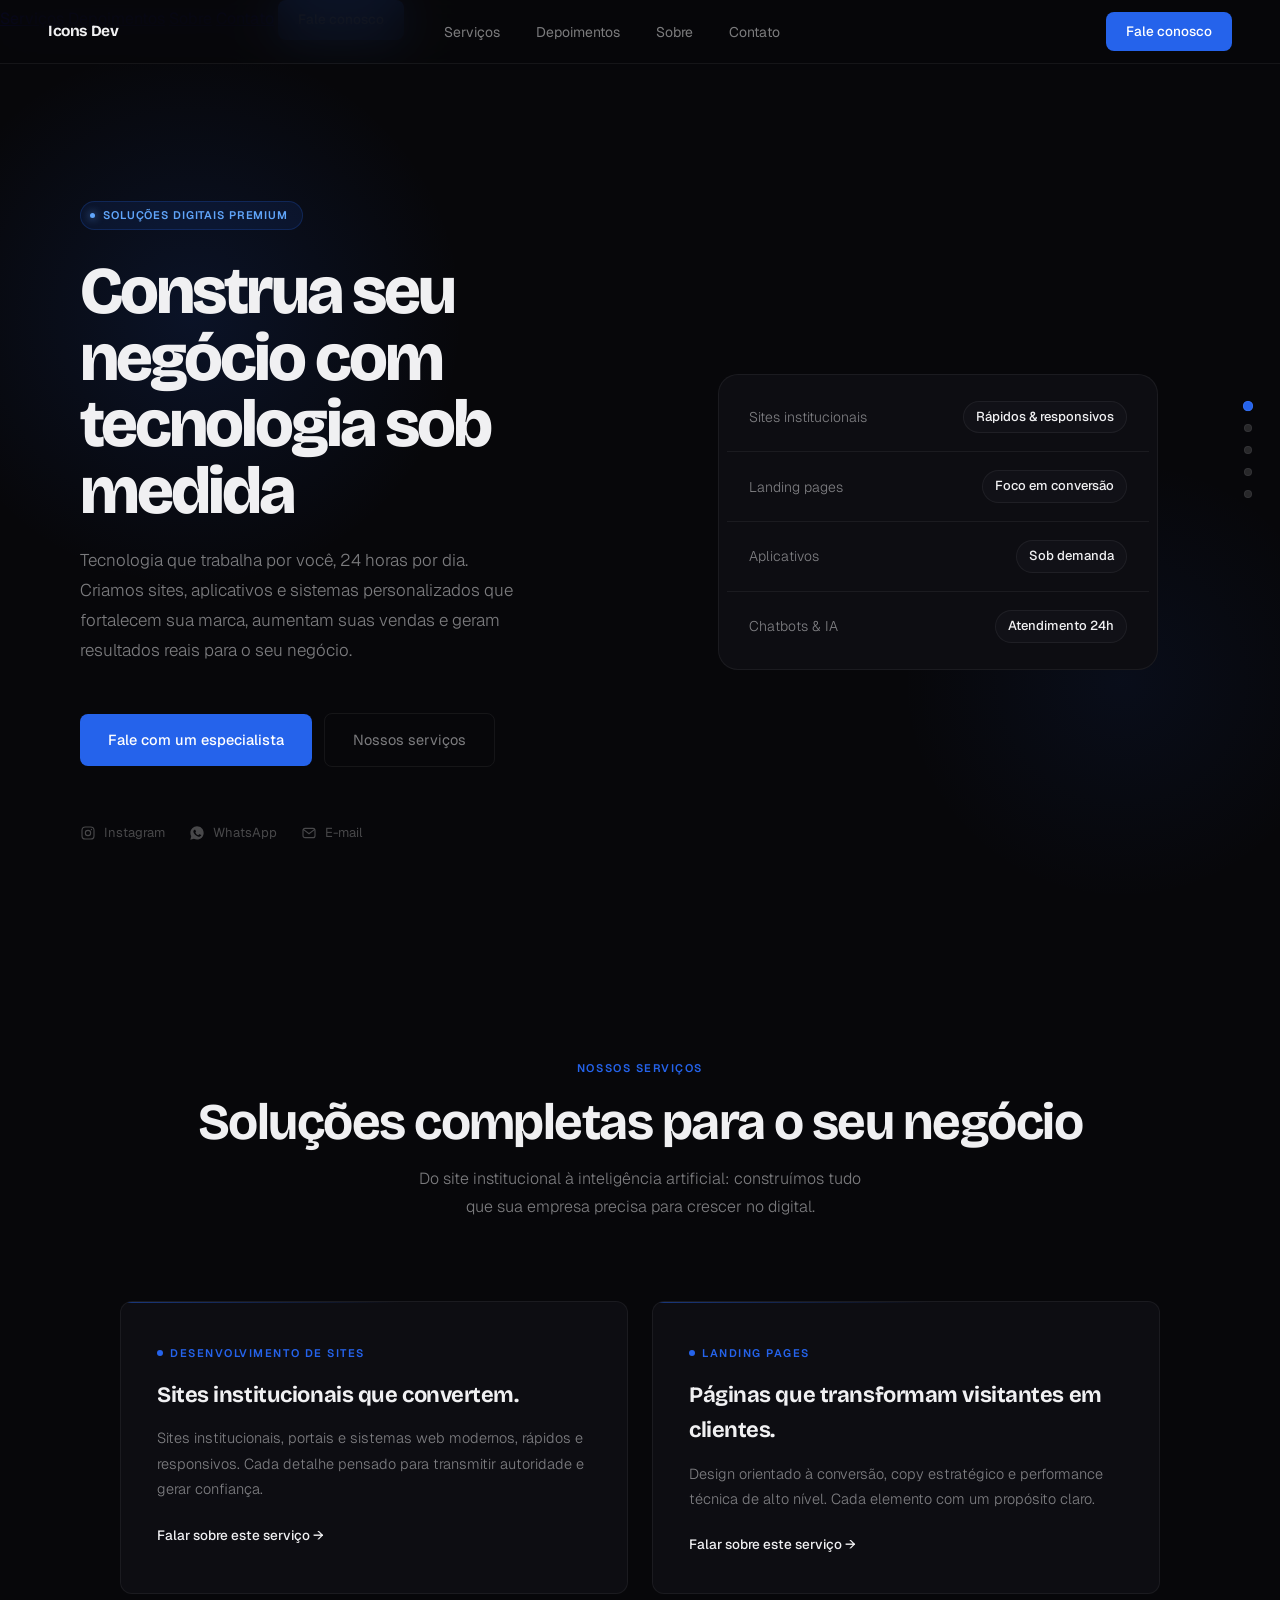
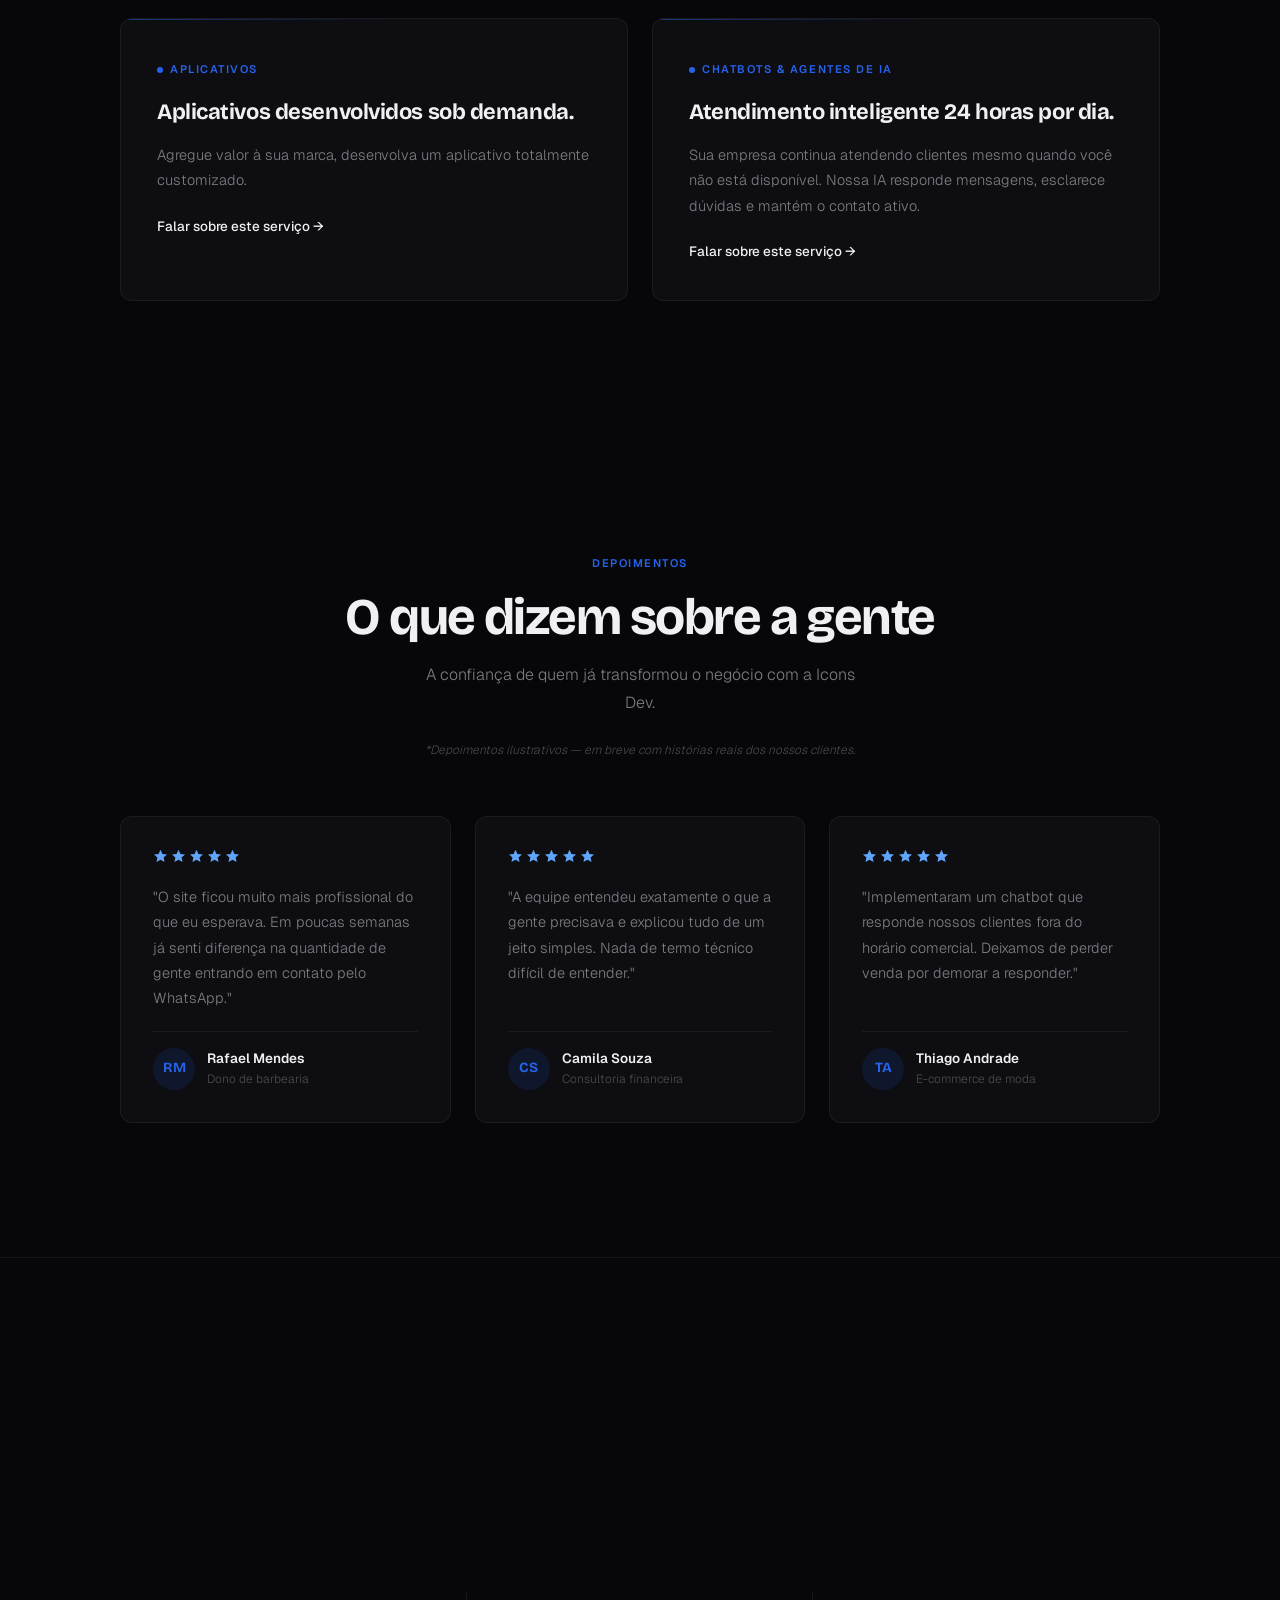
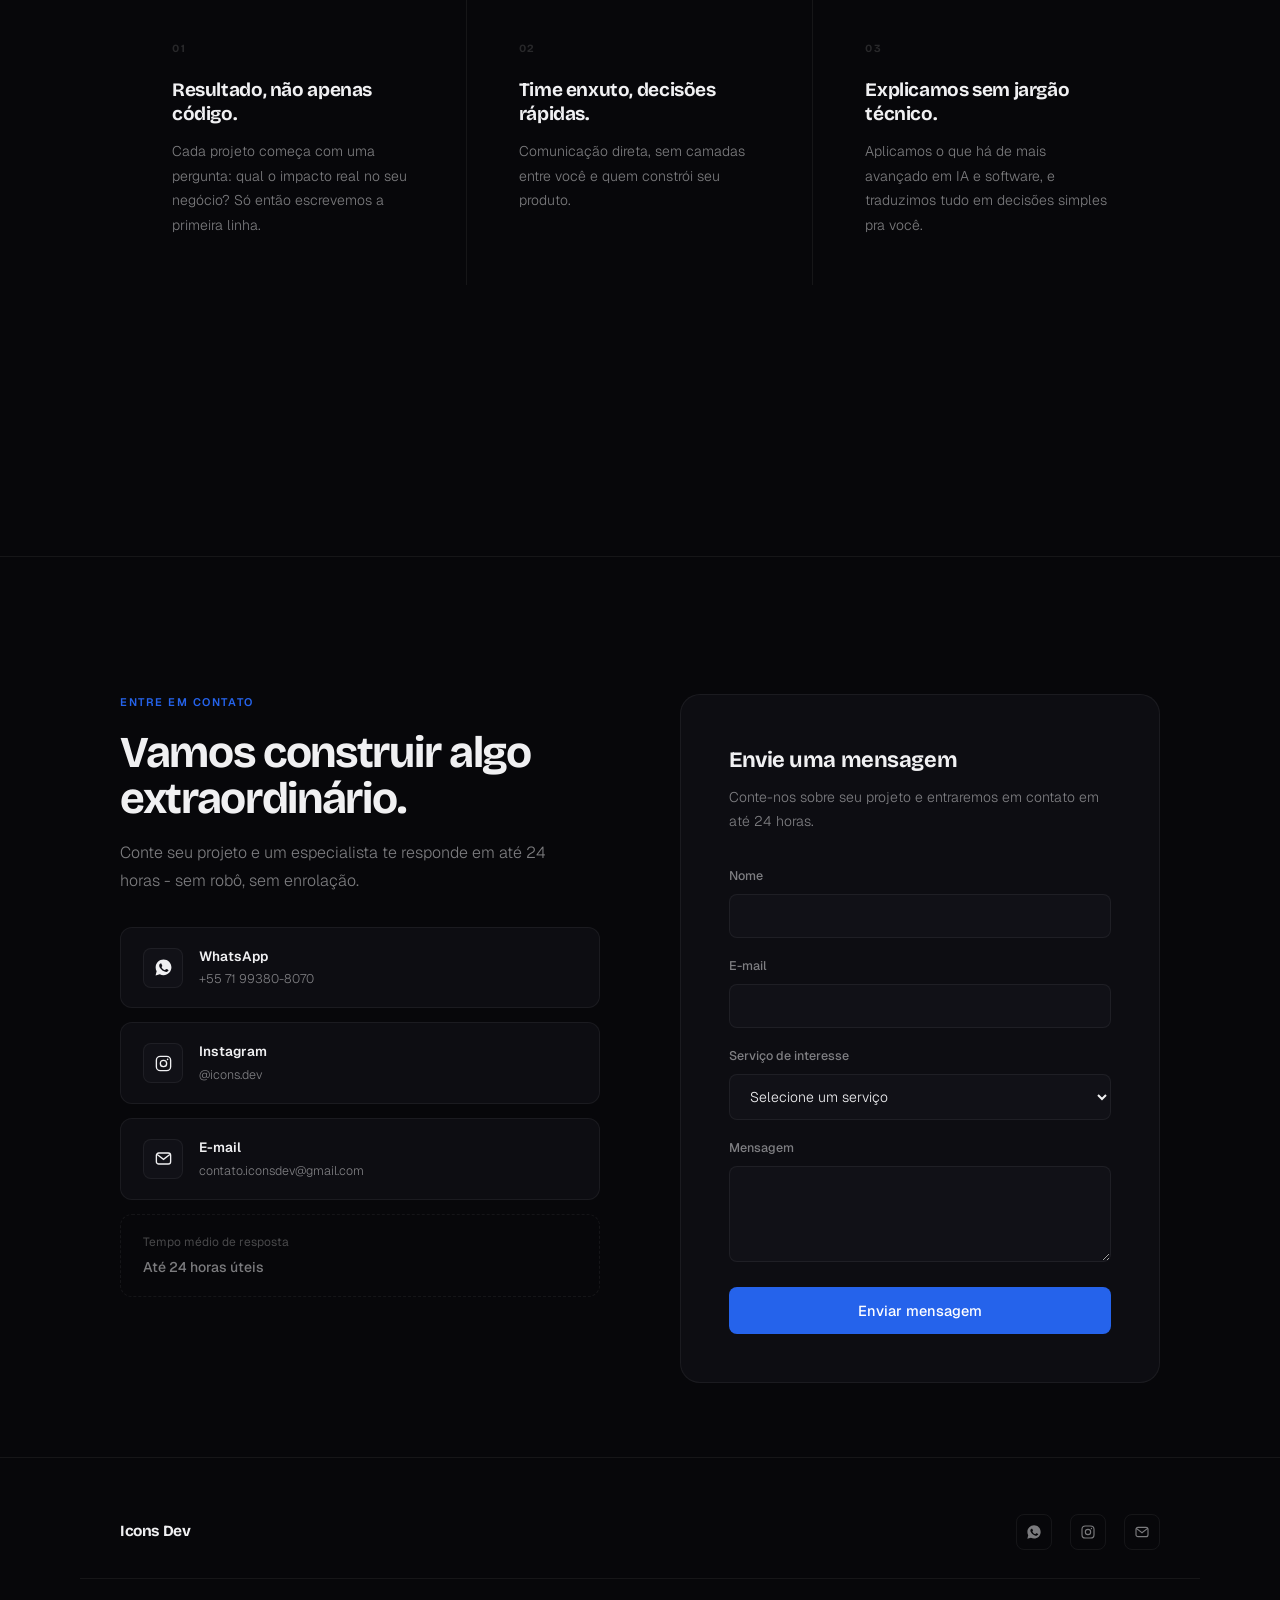
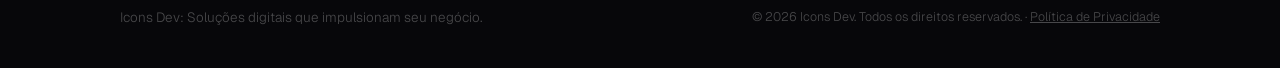
<file: index.html>
<!DOCTYPE html>
<html lang="pt-BR">
<head>
<meta charset="UTF-8">
<meta name="viewport" content="width=device-width, initial-scale=1.0">
  <title>Icons Dev - Soluções digitais que impulsionam seu negócio</title>
  <meta name="description" content="Criamos sites, landing pages, aplicativos e chatbots com IA sob medida para o seu negócio. Tecnologia que gera resultado real, sem complicação. Fale com a Icons Dev.">
  <link rel="canonical" href="https://iconsdev.com.br/">

  <meta property="og:type" content="website">
  <meta property="og:url" content="https://iconsdev.com.br/">
  <meta property="og:title" content="Icons Dev - Soluções digitais que impulsionam seu negócio">
  <meta property="og:description" content="Criamos sites, landing pages, aplicativos e chatbots com IA sob medida para o seu negócio. Tecnologia que gera resultado real, sem complicação.">
  <meta property="og:image" content="https://iconsdev.com.br/src/images/og-cover.png">
  <meta property="og:locale" content="pt_BR">

  <meta name="twitter:card" content="summary_large_image">
  <meta name="twitter:title" content="Icons Dev - Soluções digitais que impulsionam seu negócio">
  <meta name="twitter:description" content="Criamos sites, landing pages, aplicativos e chatbots com IA sob medida para o seu negócio.">
  <meta name="twitter:image" content="https://iconsdev.com.br/src/images/og-cover.png">

  <link rel="icon" type="image/x-icon" href="src/images/favicon.ico">
<link rel="icon" type="image/png" sizes="32x32" href="src/images/favicon-32.png">
<link rel="preconnect" href="https://fonts.googleapis.com">
<link href="https://fonts.googleapis.com/css2?family=Bricolage+Grotesque:wght@700;800&family=Geist:wght@300;400;500;600&display=swap" rel="stylesheet">
<style>
/* ══ RESET ══ */
*,*::before,*::after{box-sizing:border-box;margin:0;padding:0}
html{scroll-behavior:smooth}
body{background:#07070a;color:#f0f0f2;font-family:'Geist',sans-serif;font-size:16px;line-height:1.6;-webkit-font-smoothing:antialiased;overflow-x:hidden}
::selection{background:rgba(37,99,235,.3);color:#f0f0f2}

/* ══ DESIGN TOKENS (mantidos exatamente como no original) ══ */
:root{
  --bg:#07070a;
  --bg2:#0d0d12;
  --bg3:#111117;
  --bg4:#16161d;
  --bd:rgba(255,255,255,.06);
  --bdh:rgba(255,255,255,.12);
  --bda:rgba(37,99,235,.35);
  --ac:#2563EB;
  --ach:#3b74f5;
  --acl:rgba(37,99,235,.12);
  --tp:#f0f0f2;
  --ts:rgba(240,240,242,.5);
  --tm:rgba(240,240,242,.28);
  --te:rgba(240,240,242,.14);
  --fd:'Bricolage Grotesque',sans-serif;
  --fb:'Geist',sans-serif;
  --nav-h:64px;
  --r-sm:8px;
  --r-md:12px;
  --r-lg:16px;
  --r-xl:20px;
  --shadow-ac:0 8px 32px rgba(37,99,235,.28);
}

.container{max-width:1120px;margin:0 auto;padding:0 40px}
@media(max-width:600px){
  .hero-grid>div:first-child{text-align:center}
  .hero-title{font-size:26px;line-height:1.25;letter-spacing:-.02em;padding-left:0}
  .hero-sub{font-size:14px;margin-left:auto;margin-right:auto;padding:0 14px}
  .hero-badge{margin-left:auto;margin-right:auto}
  .hero-actions{justify-content:center}
  .hero-social{justify-content:center}
}

/* ══ SCROLL SNAP ══ */
html{
  scroll-snap-type:y proximity;
  scroll-padding-top:var(--nav-h);
}
#hero,#servicos,#depoimentos,#diferenciais,#contato{
  scroll-snap-align:start;
}
footer{scroll-snap-align:start}

@media(max-width:860px){
  html{scroll-snap-type:none}
}

@media(prefers-reduced-motion:reduce){
  html{scroll-behavior:auto;scroll-snap-type:none}
}

/* ══ NAVBAR ══ */
nav{position:fixed;top:0;left:0;right:0;z-index:200;height:var(--nav-h);display:flex;align-items:center;justify-content:space-between;padding:0 48px;background:rgba(7,7,10,.88);backdrop-filter:blur(24px);border-bottom:1px solid var(--bd)}
.nav-logo{display:flex;align-items:center;gap:10px;text-decoration:none;font-family:var(--fd);font-weight:700;font-size:15.5px;color:var(--tp);letter-spacing:-.025em}
.nav-links{display:flex;align-items:center;gap:36px;list-style:none}
.nav-links a{text-decoration:none;font-size:14px;font-weight:400;color:var(--ts);transition:color .2s}
.nav-links a:hover{color:var(--tp)}
.btn-nav{display:inline-flex;align-items:center;gap:8px;padding:9px 20px;background:var(--ac);color:#fff;font-size:13.5px;font-weight:500;text-decoration:none;border-radius:var(--r-sm);transition:background .2s,transform .15s}
.btn-nav:hover{background:var(--ach);transform:translateY(-1px)}
.nav-toggle{display:none;flex-direction:column;gap:5px;background:none;border:none;cursor:pointer;padding:8px}
.nav-toggle span{width:22px;height:2px;background:var(--tp);transition:transform .25s,opacity .25s}
@media(max-width:860px){
  .nav-links,.btn-nav{display:none}
  .nav-toggle{display:flex}
  .nav-mobile{position:fixed;top:var(--nav-h);left:0;right:0;z-index:199;background:var(--bg2);border-bottom:1px solid var(--bd);flex-direction:column;padding:12px 24px 20px;display:none}
  .nav-mobile.open{display:flex}
  .nav-mobile a{text-decoration:none;color:var(--ts);font-size:15px;padding:14px 0;border-bottom:1px solid var(--bd)}
  .nav-mobile a:last-child{border-bottom:none}
  .nav-mobile .btn-nav{display:inline-flex;margin-top:12px;align-self:flex-start}
}

/* ══ HERO ══ */
#hero{min-height:100svh;display:flex;align-items:center;padding-top:var(--nav-h);position:relative;overflow:hidden}
.hero-glow-l{position:absolute;top:-5%;left:-10%;width:640px;height:640px;background:radial-gradient(circle,rgba(37,99,235,.13) 0%,transparent 60%);pointer-events:none}
.hero-glow-r{position:absolute;bottom:0;right:-8%;width:520px;height:520px;background:radial-gradient(circle,rgba(37,99,235,.07) 0%,transparent 60%);pointer-events:none}
.hero-grid{position:relative;z-index:1;display:grid;grid-template-columns:1fr 1fr;align-items:center;gap:72px;width:100%;padding:60px 0}
@media(max-width:860px){
  .hero-grid{grid-template-columns:1fr;gap:40px;padding:32px 0}
  .hero-grid>div{min-width:0;width:100%}
  .hero-right{min-width:0;width:100%}
}

.hero-badge{display:inline-flex;align-items:center;gap:8px;padding:5px 14px 5px 9px;background:rgba(37,99,235,.1);border:1px solid rgba(37,99,235,.22);border-radius:100px;font-size:11px;font-weight:600;color:#60a5fa;letter-spacing:.08em;text-transform:uppercase;margin-bottom:28px}
.badge-dot{width:5px;height:5px;border-radius:50%;background:#60a5fa;box-shadow:0 0 8px #60a5fa}

.hero-title{font-family:var(--fd);font-size:clamp(44px,5.2vw,76px);font-weight:800;line-height:1.0;letter-spacing:-.045em;color:var(--tp);margin-bottom:22px}

.hero-sub{font-size:17px;font-weight:300;color:var(--ts);line-height:1.75;max-width:440px;margin-bottom:48px}
.hero-actions{display:flex;align-items:center;gap:12px;flex-wrap:wrap;margin-bottom:56px}

.btn-primary{display:inline-flex;align-items:center;gap:10px;padding:14px 28px;background:var(--ac);color:#fff;font-size:14.5px;font-weight:500;text-decoration:none;border-radius:var(--r-sm);transition:background .2s,transform .18s,box-shadow .2s}
.btn-primary:hover{background:var(--ach);transform:translateY(-2px);box-shadow:var(--shadow-ac)}
.btn-secondary{display:inline-flex;align-items:center;gap:10px;padding:14px 28px;background:transparent;color:var(--ts);font-size:14.5px;font-weight:400;text-decoration:none;border-radius:var(--r-sm);border:1px solid var(--bd);transition:border-color .2s,color .2s,background .2s}
.btn-secondary:hover{border-color:var(--bdh);color:var(--tp);background:var(--bg3)}

.hero-social{display:flex;align-items:center;gap:24px;flex-wrap:wrap}
.hero-social a{display:flex;align-items:center;gap:8px;text-decoration:none;font-size:13px;color:var(--tm);transition:color .2s}
.hero-social a:hover{color:var(--ts)}
.hero-social svg{width:16px;height:16px;flex-shrink:0}

.hero-right{display:flex;align-items:center;justify-content:center}
.hero-panel{width:100%;max-width:440px;background:var(--bg2);border:1px solid var(--bd);border-radius:var(--r-xl);padding:8px}
@media(max-width:480px){
  .hero-panel-row{padding:16px 14px;flex-wrap:wrap;gap:8px}
}
.hero-panel-row{display:flex;align-items:center;justify-content:space-between;padding:18px 22px;border-bottom:1px solid var(--bd);text-decoration:none;cursor:pointer;transition:background .2s}
.hero-panel-row:hover{background:var(--bg3)}
.hero-panel-row:last-child{border-bottom:none}
.hero-panel-row .label{font-size:14px;color:var(--ts);font-weight:300}
.hero-panel-row .value{font-size:13px;color:var(--tp);font-weight:500;background:var(--bg3);padding:5px 12px;border-radius:100px;border:1px solid var(--bd)}

/* ══ SECTION HELPERS ══ */
.section-header{text-align:center;margin-bottom:80px}
.section-label{font-size:11px;font-weight:600;letter-spacing:.14em;text-transform:uppercase;color:var(--ac);margin-bottom:18px;display:block}
.section-title{font-family:var(--fd);font-size:clamp(32px,4vw,54px);font-weight:700;line-height:1.06;letter-spacing:-.03em;color:var(--tp);margin-bottom:16px}
.section-sub{font-size:16px;font-weight:300;color:var(--ts);line-height:1.75;max-width:460px;margin:0 auto}

/* ══ SERVICES ══ */
#servicos{min-height:100svh;display:flex;flex-direction:column;justify-content:center;padding:calc(var(--nav-h) + 56px) 0 56px}
.servicos-grid{display:grid;grid-template-columns:1fr 1fr;gap:24px}
@media(max-width:760px){.servicos-grid{grid-template-columns:1fr}}
.s-card{border:1px solid var(--bd);border-radius:var(--r-md);padding:36px;background:var(--bg2);position:relative;overflow:hidden;scroll-margin-top:calc(var(--nav-h) + 24px)}
.s-card::before{content:'';position:absolute;top:0;left:0;right:0;height:1px;background:linear-gradient(to right,var(--ac),transparent 55%);opacity:.5}
.s-tag{font-size:11px;font-weight:600;letter-spacing:.14em;text-transform:uppercase;color:var(--ac);margin-bottom:16px;display:inline-flex;align-items:center;gap:7px}
.s-tag::before{content:'';width:6px;height:6px;border-radius:50%;background:var(--ac)}
.s-title{font-family:var(--fd);font-size:22px;font-weight:700;letter-spacing:-.02em;color:var(--tp);margin-bottom:12px}
.s-desc{font-size:14.5px;font-weight:300;color:var(--ts);line-height:1.75;margin-bottom:20px}
.s-link{display:inline-flex;align-items:center;gap:8px;font-size:13.5px;font-weight:500;color:var(--tp);text-decoration:none}
.s-link:hover{color:var(--ac)}

/* ══ DEPOIMENTOS ══ */
#depoimentos{min-height:100svh;display:flex;flex-direction:column;justify-content:center;padding:calc(var(--nav-h) + 56px) 0 56px}
.disclaimer{text-align:center;font-size:12px;font-weight:300;color:var(--tm);margin-top:-56px;margin-bottom:56px;font-style:italic}
.depo-grid{display:grid;grid-template-columns:1fr 1fr 1fr;gap:24px}
@media(max-width:900px){.depo-grid{grid-template-columns:1fr}}
.depo-card{border:1px solid var(--bd);border-radius:var(--r-md);padding:32px;background:var(--bg2);display:flex;flex-direction:column;gap:20px}
.depo-stars{display:flex;gap:3px;color:#60a5fa}
.depo-stars svg{width:15px;height:15px}
.depo-text{font-size:14.5px;font-weight:300;color:var(--ts);line-height:1.75;flex-grow:1}
.depo-author{display:flex;align-items:center;gap:12px;padding-top:16px;border-top:1px solid var(--bd)}
.depo-avatar{width:42px;height:42px;border-radius:50%;background:var(--acl);color:var(--ac);display:flex;align-items:center;justify-content:center;font-family:var(--fd);font-weight:700;font-size:14px;flex-shrink:0}
.depo-name{font-size:13.5px;font-weight:600;color:var(--tp);display:block}
.depo-role{font-size:12px;font-weight:300;color:var(--tm);display:block;margin-top:1px}

/* ══ DIFERENCIAIS ══ */
#diferenciais{min-height:100svh;display:flex;flex-direction:column;justify-content:center;border-top:1px solid var(--bd);border-bottom:1px solid var(--bd);padding:calc(var(--nav-h) + 40px) 0 40px}
.dif-grid{display:grid;grid-template-columns:1fr 1fr 1fr}
@media(max-width:860px){.dif-grid{grid-template-columns:1fr}}
.dif-item{padding:48px 52px;border-right:1px solid var(--bd)}
.dif-item:last-child{border-right:none}
@media(max-width:860px){.dif-item{border-right:none;border-bottom:1px solid var(--bd)}.dif-item:last-child{border-bottom:none}}
.dif-idx{font-family:var(--fd);font-size:11px;font-weight:700;letter-spacing:.14em;color:var(--te);display:block;margin-bottom:20px}
.dif-title{font-family:var(--fd);font-size:19px;font-weight:700;letter-spacing:-.02em;color:var(--tp);margin-bottom:12px;line-height:1.3}
.dif-desc{font-size:14px;font-weight:300;color:var(--ts);line-height:1.75}

/* ══ CONTACT ══ */
#contato{min-height:100svh;display:flex;flex-direction:column;justify-content:center;padding:calc(var(--nav-h) + 56px) 0 56px}
.cta-inner{display:grid;grid-template-columns:1fr 1fr;gap:80px;align-items:start}
@media(max-width:900px){.cta-inner{grid-template-columns:1fr;gap:56px}}
.cta-channels{display:flex;flex-direction:column;gap:14px}
.channel-card{display:flex;align-items:center;gap:16px;padding:18px 22px;background:var(--bg2);border:1px solid var(--bd);border-radius:var(--r-md);text-decoration:none;transition:border-color .25s,transform .2s}
.channel-card:hover{border-color:var(--bdh);transform:translateX(4px)}
.channel-icon{display:flex;align-items:center;justify-content:center;width:40px;height:40px;flex-shrink:0;border-radius:var(--r-sm);background:var(--bg3);border:1px solid var(--bd);color:var(--tp)}
.channel-icon svg{width:19px;height:19px}
.channel-name{font-size:13.5px;font-weight:600;color:var(--tp);display:block;margin-bottom:2px}
.channel-detail{font-size:12.5px;font-weight:300;color:var(--ts);display:block}
.cta-note{margin-top:14px;padding:18px 22px;border:1px dashed var(--bd);border-radius:var(--r-md)}
.cta-note-title{display:block;font-size:12px;font-weight:400;color:var(--tm);margin-bottom:4px}
.cta-note-value{display:block;font-size:14px;font-weight:500;color:var(--ts)}

.cta-right{background:var(--bg2);border:1px solid var(--bd);border-radius:var(--r-xl);padding:48px}
.cta-right h3{font-family:var(--fd);font-size:22px;font-weight:700;letter-spacing:-.02em;color:var(--tp);margin-bottom:8px}
.cta-right>p{font-size:14px;font-weight:300;color:var(--ts);line-height:1.7;margin-bottom:32px}
.form-group{margin-bottom:18px}
.form-group label{display:block;font-size:12.5px;font-weight:500;color:var(--ts);margin-bottom:8px}
.form-group input,.form-group textarea,.form-group select{width:100%;padding:12px 16px;background:var(--bg3);border:1px solid var(--bd);border-radius:var(--r-sm);color:var(--tp);font-family:var(--fb);font-size:14px;font-weight:300;outline:none}
.form-group textarea{resize:vertical;min-height:96px}
.btn-submit{width:100%;padding:14px;background:var(--ac);color:#fff;font-family:var(--fb);font-size:14.5px;font-weight:500;border:none;border-radius:var(--r-sm);cursor:pointer;transition:background .2s,transform .15s}
.btn-submit:hover{background:var(--ach);transform:translateY(-1px)}

/* ══ FOOTER ══ */
footer{border-top:1px solid var(--bd);padding:56px 0 40px;min-height:auto}
.footer-top{display:flex;align-items:center;justify-content:space-between;flex-wrap:wrap;gap:16px;margin-bottom:28px;padding-bottom:28px;border-bottom:1px solid var(--bd)}
.footer-social{display:flex;align-items:center;gap:18px}
.footer-social a{display:flex;align-items:center;justify-content:center;width:36px;height:36px;border-radius:var(--r-sm);border:1px solid var(--bd);color:var(--ts);transition:color .2s,border-color .2s}
.footer-social a:hover{color:var(--tp);border-color:var(--bdh)}
.footer-social svg{width:16px;height:16px}
.footer-bottom{display:flex;align-items:center;justify-content:space-between;flex-wrap:wrap;gap:12px}
.footer-copy{font-size:12.5px;color:var(--tm);font-weight:300}
.footer-desc{font-size:13.5px;font-weight:300;color:var(--tm)}

/* ══ PROGRESSO LATERAL ══ */
.section-dots{position:fixed;right:28px;top:50%;transform:translateY(-50%);z-index:150;display:flex;flex-direction:column;gap:14px}
.section-dots a{width:8px;height:8px;border-radius:50%;background:var(--te);border:1px solid var(--bd);transition:background .25s,transform .25s}
.section-dots a:hover{background:var(--bdh)}
.section-dots a.active{background:var(--ac);transform:scale(1.3)}
@media(max-width:860px){.section-dots{display:none}}
</style>
</head>
<body>

<nav>
  <a class="nav-logo" href="#">Icons Dev</a>
  <ul class="nav-links">
    <li><a href="#servicos">Serviços</a></li>
    <li><a href="#depoimentos">Depoimentos</a></li>
    <li><a href="#diferenciais">Sobre</a></li>
    <li><a href="#contato">Contato</a></li>
  </ul>
  <a class="btn-nav" href="#contato">Fale conosco</a>
  <button class="nav-toggle" id="navToggle" aria-label="Abrir menu" aria-expanded="false">
    <span></span><span></span><span></span>
  </button>
</nav>
<div class="nav-mobile" id="navMobile">
  <a href="#servicos">Serviços</a>
  <a href="#depoimentos">Depoimentos</a>
  <a href="#diferenciais">Sobre</a>
  <a href="#contato">Contato</a>
  <a class="btn-nav" href="#contato">Fale conosco</a>
</div>

<div class="section-dots" aria-label="Navegação entre seções">
  <a href="#hero" aria-label="Início" class="active"></a>
  <a href="#servicos" aria-label="Serviços"></a>
  <a href="#depoimentos" aria-label="Depoimentos"></a>
  <a href="#diferenciais" aria-label="Sobre"></a>
  <a href="#contato" aria-label="Contato"></a>
</div>

<section id="hero">
  <div class="hero-glow-l"></div>
  <div class="hero-glow-r"></div>
  <div class="container hero-grid">
    <div>
      <div class="hero-badge"><span class="badge-dot"></span>Soluções digitais premium</div>
      <h1 class="hero-title">Construa seu negócio com tecnologia sob medida</h1>
      <p class="hero-sub">Tecnologia que trabalha por você, 24 horas por dia. Criamos sites, aplicativos e sistemas personalizados que fortalecem sua marca, aumentam suas vendas e geram resultados reais para o seu negócio.</p>
      <div class="hero-actions">
        <a class="btn-primary" href="#contato">Fale com um especialista</a>
        <a class="btn-secondary" href="#servicos">Nossos serviços</a>
      </div>
      <div class="hero-social">
        <a href="https://www.instagram.com/icons.dev/" aria-label="Instagram">
          <svg viewBox="0 0 24 24" fill="none" stroke="currentColor" stroke-width="1.7"><rect x="3" y="3" width="18" height="18" rx="5"/><circle cx="12" cy="12" r="4"/><circle cx="17.2" cy="6.8" r="1" fill="currentColor" stroke="none"/></svg>
          Instagram
        </a>
        <a href="https://wa.me/5571993808070" aria-label="WhatsApp">
          <svg viewBox="0 0 24 24" fill="currentColor"><path d="M12.04 2c-5.5 0-9.96 4.46-9.96 9.96 0 1.76.46 3.4 1.26 4.83L2 22l5.34-1.4a9.9 9.9 0 0 0 4.7 1.2h.01c5.5 0 9.96-4.46 9.96-9.96S17.54 2 12.04 2Zm5.83 14.2c-.24.68-1.4 1.3-1.93 1.36-.5.06-1.1.09-1.78-.11-.4-.12-.93-.3-1.6-.58-2.83-1.22-4.68-4.05-4.82-4.24-.14-.19-1.16-1.54-1.16-2.94 0-1.4.73-2.08 1-2.37.26-.28.57-.35.76-.35.19 0 .38 0 .55.01.18.01.42-.07.65.5.24.58.81 2 .88 2.14.07.14.12.31.02.5-.1.19-.15.31-.3.48-.15.17-.31.38-.44.51-.15.15-.3.31-.13.6.17.29.76 1.26 1.64 2.04 1.12 1 2.07 1.31 2.36 1.46.29.14.46.12.63-.07.17-.19.72-.84.92-1.13.19-.29.38-.24.63-.14.26.1 1.65.78 1.93.92.29.14.48.21.55.33.07.12.07.68-.17 1.36Z"/></svg>
          WhatsApp
        </a>
        <a href="mailto:contato.iconsdev@gmail.com" aria-label="E-mail">
          <svg viewBox="0 0 24 24" fill="none" stroke="currentColor" stroke-width="1.7"><rect x="3" y="5" width="18" height="14" rx="3"/><path d="m4 7 8 6 8-6"/></svg>
          E-mail
        </a>
      </div>
    </div>
    <div class="hero-right">
      <div class="hero-panel">
        <a class="hero-panel-row" href="#servico-sites"><span class="label">Sites institucionais</span><span class="value">Rápidos & responsivos</span></a>
        <a class="hero-panel-row" href="#servico-landing"><span class="label">Landing pages</span><span class="value">Foco em conversão</span></a>
        <a class="hero-panel-row" href="#servico-apps"><span class="label">Aplicativos</span><span class="value">Sob demanda</span></a>
        <a class="hero-panel-row" href="#servico-chatbots"><span class="label">Chatbots & IA</span><span class="value">Atendimento 24h</span></a>
      </div>
    </div>
  </div>
</section>

<section id="servicos">
  <div class="container">
    <div class="section-header">
      <span class="section-label">Nossos Serviços</span>
      <h2 class="section-title">Soluções completas para o seu negócio</h2>
      <p class="section-sub">Do site institucional à inteligência artificial: construímos tudo que sua empresa precisa para crescer no digital.</p>
    </div>
    <div class="servicos-grid">
      <div class="s-card" id="servico-sites">
        <div class="s-tag">Desenvolvimento de Sites</div>
        <h3 class="s-title">Sites institucionais que convertem.</h3>
        <p class="s-desc">Sites institucionais, portais e sistemas web modernos, rápidos e responsivos. Cada detalhe pensado para transmitir autoridade e gerar confiança.</p>
        <a class="s-link" href="#contato">Falar sobre este serviço →</a>
      </div>
      <div class="s-card" id="servico-landing">
        <div class="s-tag">Landing Pages</div>
        <h3 class="s-title">Páginas que transformam visitantes em clientes.</h3>
        <p class="s-desc">Design orientado à conversão, copy estratégico e performance técnica de alto nível. Cada elemento com um propósito claro.</p>
        <a class="s-link" href="#contato">Falar sobre este serviço →</a>
      </div>
      <div class="s-card" id="servico-apps">
        <div class="s-tag">Aplicativos</div>
        <h3 class="s-title">Aplicativos desenvolvidos sob demanda.</h3>
        <p class="s-desc">Agregue valor à sua marca, desenvolva um aplicativo totalmente customizado.</p>
        <a class="s-link" href="#contato">Falar sobre este serviço →</a>
      </div>
      <div class="s-card" id="servico-chatbots">
        <div class="s-tag">Chatbots & Agentes de IA</div>
        <h3 class="s-title">Atendimento inteligente 24 horas por dia.</h3>
        <p class="s-desc">Sua empresa continua atendendo clientes mesmo quando você não está disponível. Nossa IA responde mensagens, esclarece dúvidas e mantém o contato ativo.</p>
        <a class="s-link" href="#contato">Falar sobre este serviço →</a>
      </div>
    </div>
  </div>
</section>

<section id="depoimentos">
  <div class="container">
    <div class="section-header">
      <span class="section-label">Depoimentos</span>
      <h2 class="section-title">O que dizem sobre a gente</h2>
      <p class="section-sub">A confiança de quem já transformou o negócio com a Icons Dev.</p>
    </div>
    <p class="disclaimer">*Depoimentos ilustrativos — em breve com histórias reais dos nossos clientes.</p>
    <div class="depo-grid">
      <div class="depo-card">
        <div class="depo-stars">
          <svg viewBox="0 0 20 20" fill="currentColor"><path d="M10 1l2.6 5.6 6.1.6-4.6 4.1 1.3 6-5.4-3.1L4.6 17.3l1.3-6L1.3 7.2l6.1-.6z"/></svg>
          <svg viewBox="0 0 20 20" fill="currentColor"><path d="M10 1l2.6 5.6 6.1.6-4.6 4.1 1.3 6-5.4-3.1L4.6 17.3l1.3-6L1.3 7.2l6.1-.6z"/></svg>
          <svg viewBox="0 0 20 20" fill="currentColor"><path d="M10 1l2.6 5.6 6.1.6-4.6 4.1 1.3 6-5.4-3.1L4.6 17.3l1.3-6L1.3 7.2l6.1-.6z"/></svg>
          <svg viewBox="0 0 20 20" fill="currentColor"><path d="M10 1l2.6 5.6 6.1.6-4.6 4.1 1.3 6-5.4-3.1L4.6 17.3l1.3-6L1.3 7.2l6.1-.6z"/></svg>
          <svg viewBox="0 0 20 20" fill="currentColor"><path d="M10 1l2.6 5.6 6.1.6-4.6 4.1 1.3 6-5.4-3.1L4.6 17.3l1.3-6L1.3 7.2l6.1-.6z"/></svg>
        </div>
        <p class="depo-text">"O site ficou muito mais profissional do que eu esperava. Em poucas semanas já senti diferença na quantidade de gente entrando em contato pelo WhatsApp."</p>
        <div class="depo-author">
          <div class="depo-avatar">RM</div>
          <div>
            <span class="depo-name">Rafael Mendes</span>
            <span class="depo-role">Dono de barbearia</span>
          </div>
        </div>
      </div>
      <div class="depo-card">
        <div class="depo-stars">
          <svg viewBox="0 0 20 20" fill="currentColor"><path d="M10 1l2.6 5.6 6.1.6-4.6 4.1 1.3 6-5.4-3.1L4.6 17.3l1.3-6L1.3 7.2l6.1-.6z"/></svg>
          <svg viewBox="0 0 20 20" fill="currentColor"><path d="M10 1l2.6 5.6 6.1.6-4.6 4.1 1.3 6-5.4-3.1L4.6 17.3l1.3-6L1.3 7.2l6.1-.6z"/></svg>
          <svg viewBox="0 0 20 20" fill="currentColor"><path d="M10 1l2.6 5.6 6.1.6-4.6 4.1 1.3 6-5.4-3.1L4.6 17.3l1.3-6L1.3 7.2l6.1-.6z"/></svg>
          <svg viewBox="0 0 20 20" fill="currentColor"><path d="M10 1l2.6 5.6 6.1.6-4.6 4.1 1.3 6-5.4-3.1L4.6 17.3l1.3-6L1.3 7.2l6.1-.6z"/></svg>
          <svg viewBox="0 0 20 20" fill="currentColor"><path d="M10 1l2.6 5.6 6.1.6-4.6 4.1 1.3 6-5.4-3.1L4.6 17.3l1.3-6L1.3 7.2l6.1-.6z"/></svg>
        </div>
        <p class="depo-text">"A equipe entendeu exatamente o que a gente precisava e explicou tudo de um jeito simples. Nada de termo técnico difícil de entender."</p>
        <div class="depo-author">
          <div class="depo-avatar">CS</div>
          <div>
            <span class="depo-name">Camila Souza</span>
            <span class="depo-role">Consultoria financeira</span>
          </div>
        </div>
      </div>
      <div class="depo-card">
        <div class="depo-stars">
          <svg viewBox="0 0 20 20" fill="currentColor"><path d="M10 1l2.6 5.6 6.1.6-4.6 4.1 1.3 6-5.4-3.1L4.6 17.3l1.3-6L1.3 7.2l6.1-.6z"/></svg>
          <svg viewBox="0 0 20 20" fill="currentColor"><path d="M10 1l2.6 5.6 6.1.6-4.6 4.1 1.3 6-5.4-3.1L4.6 17.3l1.3-6L1.3 7.2l6.1-.6z"/></svg>
          <svg viewBox="0 0 20 20" fill="currentColor"><path d="M10 1l2.6 5.6 6.1.6-4.6 4.1 1.3 6-5.4-3.1L4.6 17.3l1.3-6L1.3 7.2l6.1-.6z"/></svg>
          <svg viewBox="0 0 20 20" fill="currentColor"><path d="M10 1l2.6 5.6 6.1.6-4.6 4.1 1.3 6-5.4-3.1L4.6 17.3l1.3-6L1.3 7.2l6.1-.6z"/></svg>
          <svg viewBox="0 0 20 20" fill="currentColor"><path d="M10 1l2.6 5.6 6.1.6-4.6 4.1 1.3 6-5.4-3.1L4.6 17.3l1.3-6L1.3 7.2l6.1-.6z"/></svg>
        </div>
        <p class="depo-text">"Implementaram um chatbot que responde nossos clientes fora do horário comercial. Deixamos de perder venda por demorar a responder."</p>
        <div class="depo-author">
          <div class="depo-avatar">TA</div>
          <div>
            <span class="depo-name">Thiago Andrade</span>
            <span class="depo-role">E-commerce de moda</span>
          </div>
        </div>
      </div>
    </div>
  </div>
</section>

<section id="diferenciais">
  <div class="container">
    <div class="dif-grid">
      <div class="dif-item">
        <span class="dif-idx">01</span>
        <h3 class="dif-title">Resultado, não apenas código.</h3>
        <p class="dif-desc">Cada projeto começa com uma pergunta: qual o impacto real no seu negócio? Só então escrevemos a primeira linha.</p>
      </div>
      <div class="dif-item">
        <span class="dif-idx">02</span>
        <h3 class="dif-title">Time enxuto, decisões rápidas.</h3>
        <p class="dif-desc">Comunicação direta, sem camadas entre você e quem constrói seu produto.</p>
      </div>
      <div class="dif-item">
        <span class="dif-idx">03</span>
        <h3 class="dif-title">Explicamos sem jargão técnico.</h3>
        <p class="dif-desc">Aplicamos o que há de mais avançado em IA e software, e traduzimos tudo em decisões simples pra você.</p>
      </div>
    </div>
  </div>
</section>

<section id="contato">
  <div class="container cta-inner">
    <div>
      <span class="section-label">Entre em contato</span>
      <h2 class="section-title" style="text-align:left;font-size:clamp(28px,3.6vw,44px)">Vamos construir algo extraordinário.</h2>
      <p class="section-sub" style="text-align:left;margin:16px 0 0">Conte seu projeto e um especialista te responde em até 24 horas - sem robô, sem enrolação.</p>
      <div class="cta-channels" style="margin-top:32px">
        <a class="channel-card" href="https://wa.me/5571993808070">
          <span class="channel-icon">
            <svg viewBox="0 0 24 24" fill="currentColor"><path d="M12.04 2c-5.5 0-9.96 4.46-9.96 9.96 0 1.76.46 3.4 1.26 4.83L2 22l5.34-1.4a9.9 9.9 0 0 0 4.7 1.2h.01c5.5 0 9.96-4.46 9.96-9.96S17.54 2 12.04 2Zm5.83 14.2c-.24.68-1.4 1.3-1.93 1.36-.5.06-1.1.09-1.78-.11-.4-.12-.93-.3-1.6-.58-2.83-1.22-4.68-4.05-4.82-4.24-.14-.19-1.16-1.54-1.16-2.94 0-1.4.73-2.08 1-2.37.26-.28.57-.35.76-.35.19 0 .38 0 .55.01.18.01.42-.07.65.5.24.58.81 2 .88 2.14.07.14.12.31.02.5-.1.19-.15.31-.3.48-.15.17-.31.38-.44.51-.15.15-.3.31-.13.6.17.29.76 1.26 1.64 2.04 1.12 1 2.07 1.31 2.36 1.46.29.14.46.12.63-.07.17-.19.72-.84.92-1.13.19-.29.38-.24.63-.14.26.1 1.65.78 1.93.92.29.14.48.21.55.33.07.12.07.68-.17 1.36Z"/></svg>
          </span>
          <div><span class="channel-name">WhatsApp</span><span class="channel-detail">+55 71 99380-8070</span></div>
        </a>
        <a class="channel-card" href="https://www.instagram.com/icons.dev/">
          <span class="channel-icon">
            <svg viewBox="0 0 24 24" fill="none" stroke="currentColor" stroke-width="1.7"><rect x="3" y="3" width="18" height="18" rx="5"/><circle cx="12" cy="12" r="4"/><circle cx="17.2" cy="6.8" r="1" fill="currentColor" stroke="none"/></svg>
          </span>
          <div><span class="channel-name">Instagram</span><span class="channel-detail">@icons.dev</span></div>
        </a>
        <a class="channel-card" href="mailto:contato.iconsdev@gmail.com">
          <span class="channel-icon">
            <svg viewBox="0 0 24 24" fill="none" stroke="currentColor" stroke-width="1.7"><rect x="3" y="5" width="18" height="14" rx="3"/><path d="m4 7 8 6 8-6"/></svg>
          </span>
          <div><span class="channel-name">E-mail</span><span class="channel-detail">contato.iconsdev@gmail.com</span></div>
        </a>
      </div>
      <div class="cta-note">
        <span class="cta-note-title">Tempo médio de resposta</span>
        <span class="cta-note-value">Até 24 horas úteis</span>
      </div>
    </div>
    <div class="cta-right">
      <h3>Envie uma mensagem</h3>
      <p>Conte-nos sobre seu projeto e entraremos em contato em até 24 horas.</p>
      <form id="contactForm">
        <div class="form-group"><label for="nome">Nome</label><input id="nome" name="nome" type="text" required></div>
        <div class="form-group"><label for="email">E-mail</label><input id="email" name="email" type="email" required></div>
        <div class="form-group">
          <label for="servico">Serviço de interesse</label>
          <select id="servico" name="servico">
            <option value="">Selecione um serviço</option>
            <option>Aplicativos</option>
            <option>Desenvolvimento de Sites</option>
            <option>Landing Pages</option>
            <option>Chatbots & Agentes de IA</option>
            <option>Solução Personalizada</option>
          </select>
        </div>
        <div class="form-group"><label for="msg">Mensagem</label><textarea id="msg" name="msg" required></textarea></div>
        <button class="btn-submit" type="submit">Enviar mensagem</button>
      </form>
    </div>
  </div>
</section>

<footer>
  <div class="container footer-top">
    <span class="nav-logo">Icons Dev</span>
    <div class="footer-social">
      <a href="https://wa.me/5571993808070" aria-label="WhatsApp"><svg viewBox="0 0 24 24" fill="currentColor"><path d="M12.04 2c-5.5 0-9.96 4.46-9.96 9.96 0 1.76.46 3.4 1.26 4.83L2 22l5.34-1.4a9.9 9.9 0 0 0 4.7 1.2h.01c5.5 0 9.96-4.46 9.96-9.96S17.54 2 12.04 2Zm5.83 14.2c-.24.68-1.4 1.3-1.93 1.36-.5.06-1.1.09-1.78-.11-.4-.12-.93-.3-1.6-.58-2.83-1.22-4.68-4.05-4.82-4.24-.14-.19-1.16-1.54-1.16-2.94 0-1.4.73-2.08 1-2.37.26-.28.57-.35.76-.35.19 0 .38 0 .55.01.18.01.42-.07.65.5.24.58.81 2 .88 2.14.07.14.12.31.02.5-.1.19-.15.31-.3.48-.15.17-.31.38-.44.51-.15.15-.3.31-.13.6.17.29.76 1.26 1.64 2.04 1.12 1 2.07 1.31 2.36 1.46.29.14.46.12.63-.07.17-.19.72-.84.92-1.13.19-.29.38-.24.63-.14.26.1 1.65.78 1.93.92.29.14.48.21.55.33.07.12.07.68-.17 1.36Z"/></svg></a>
      <a href="https://www.instagram.com/icons.dev/" aria-label="Instagram"><svg viewBox="0 0 24 24" fill="none" stroke="currentColor" stroke-width="1.7"><rect x="3" y="3" width="18" height="18" rx="5"/><circle cx="12" cy="12" r="4"/><circle cx="17.2" cy="6.8" r="1" fill="currentColor" stroke="none"/></svg></a>
      <a href="mailto:contato.iconsdev@gmail.com" aria-label="E-mail"><svg viewBox="0 0 24 24" fill="none" stroke="currentColor" stroke-width="1.7"><rect x="3" y="5" width="18" height="14" rx="3"/><path d="m4 7 8 6 8-6"/></svg></a>
    </div>
  </div>
  <div class="container footer-bottom">
    <span class="footer-desc">Icons Dev: Soluções digitais que impulsionam seu negócio.</span>
    <span class="footer-copy">© 2026 Icons Dev. Todos os direitos reservados. · <a href="privacidade.html" style="color:inherit">Política de Privacidade</a></span>
  </div>
</footer>

<script>
var navToggle = document.getElementById('navToggle');
var navMobile = document.getElementById('navMobile');
navToggle.addEventListener('click', function(){
  var open = navMobile.classList.toggle('open');
  navToggle.setAttribute('aria-expanded', open);
});
navMobile.querySelectorAll('a').forEach(function(a){
  a.addEventListener('click', function(){
    navMobile.classList.remove('open');
    navToggle.setAttribute('aria-expanded', 'false');
  });
});

document.getElementById('contactForm').addEventListener('submit', function(e){
  e.preventDefault();
  var nome = document.getElementById('nome').value.trim();
  var email = document.getElementById('email').value.trim();
  var servico = document.getElementById('servico').value;
  var msg = document.getElementById('msg').value.trim();
  var texto = 'Olá! Meu nome é ' + nome + ' (' + email + ').';
  if (servico) texto += '\nServiço de interesse: ' + servico + '.';
  texto += '\n\n' + msg;
  var url = 'https://wa.me/5571993808070?text=' + encodeURIComponent(texto);
  var btn = e.target.querySelector('.btn-submit');
  var original = btn.textContent;
  btn.textContent = 'Abrindo WhatsApp…';
  btn.disabled = true;
  window.open(url, '_blank');
  setTimeout(function(){ btn.textContent = original; btn.disabled = false; }, 2500);
});

var dots = document.querySelectorAll('.section-dots a');
if (dots.length){
  var sections = Array.from(dots).map(function(d){ return document.querySelector(d.getAttribute('href')); }).filter(Boolean);
  var observer = new IntersectionObserver(function(entries){
    entries.forEach(function(entry){
      if (entry.isIntersecting){
        var id = '#' + entry.target.id;
        dots.forEach(function(d){ d.classList.toggle('active', d.getAttribute('href') === id); });
      }
    });
  }, { threshold: 0.5 });
  sections.forEach(function(s){ observer.observe(s); });
}
</script>
</body>
</html>
</file>
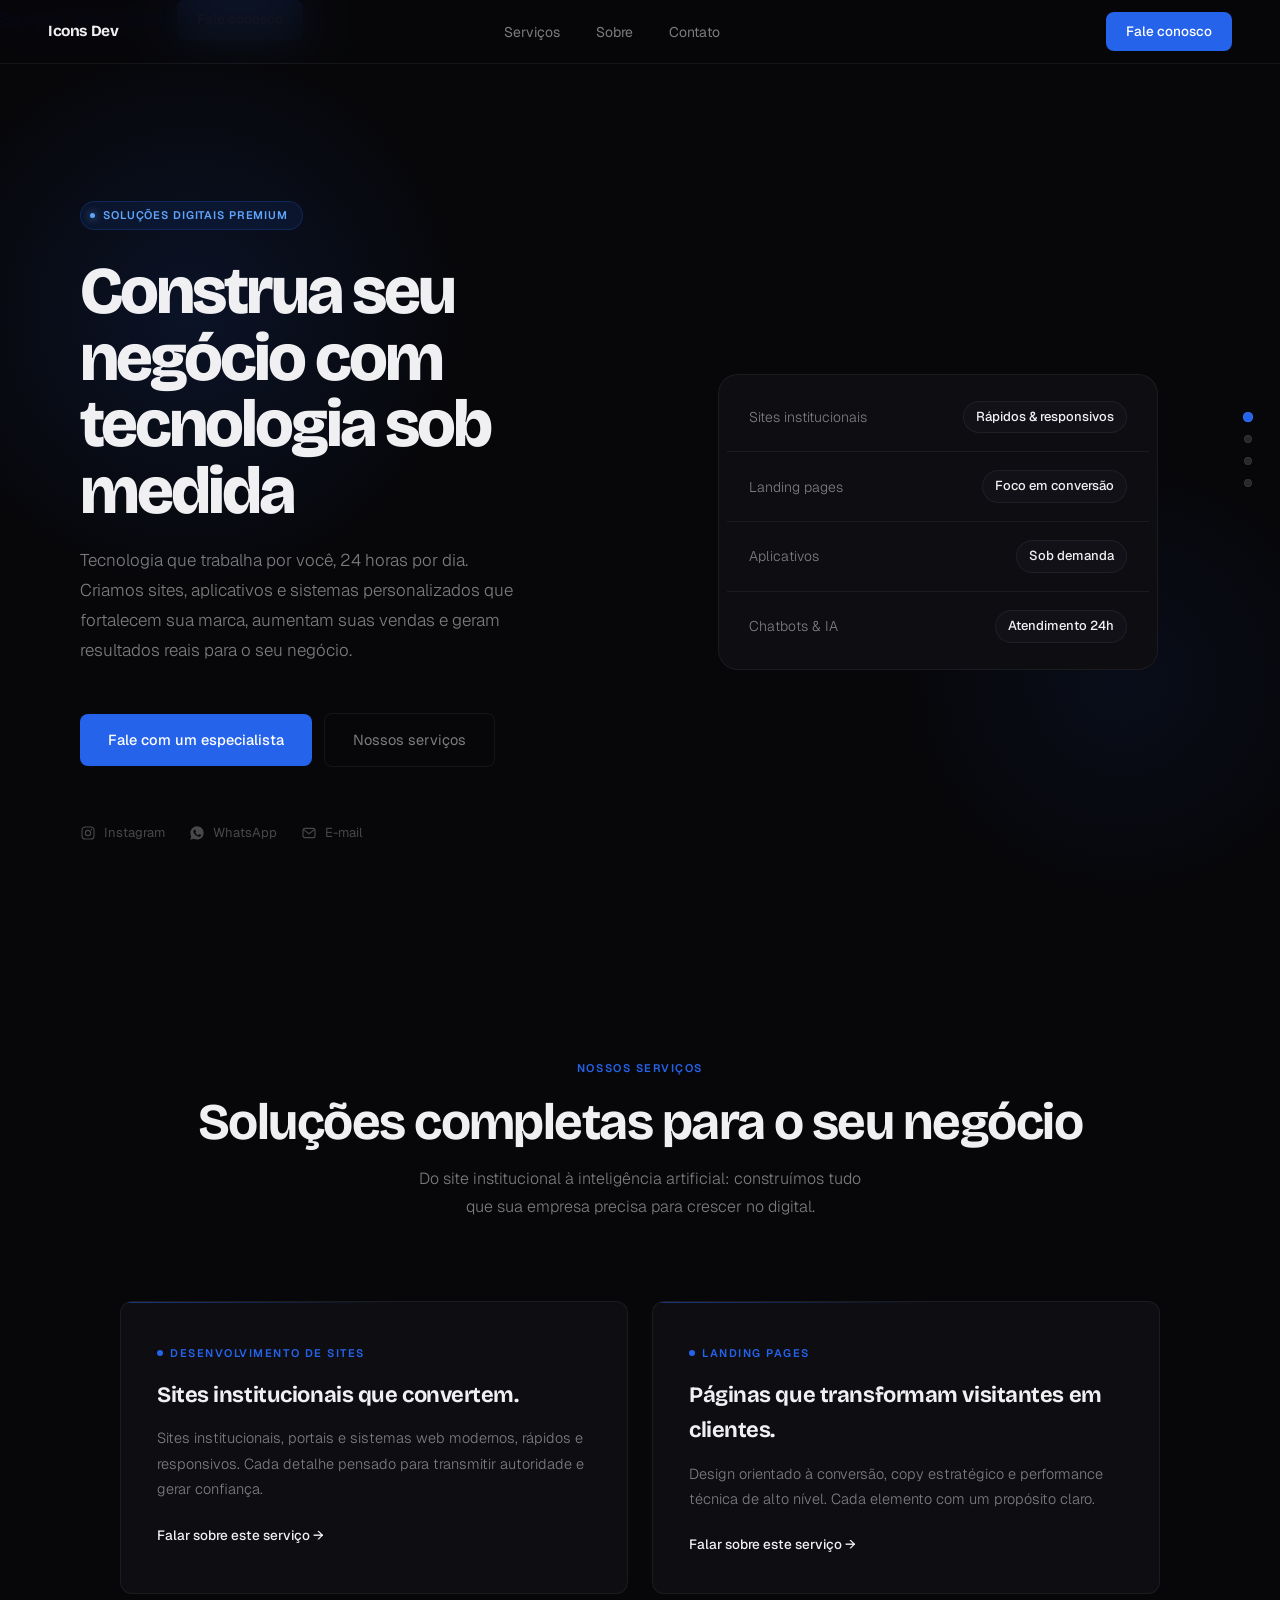
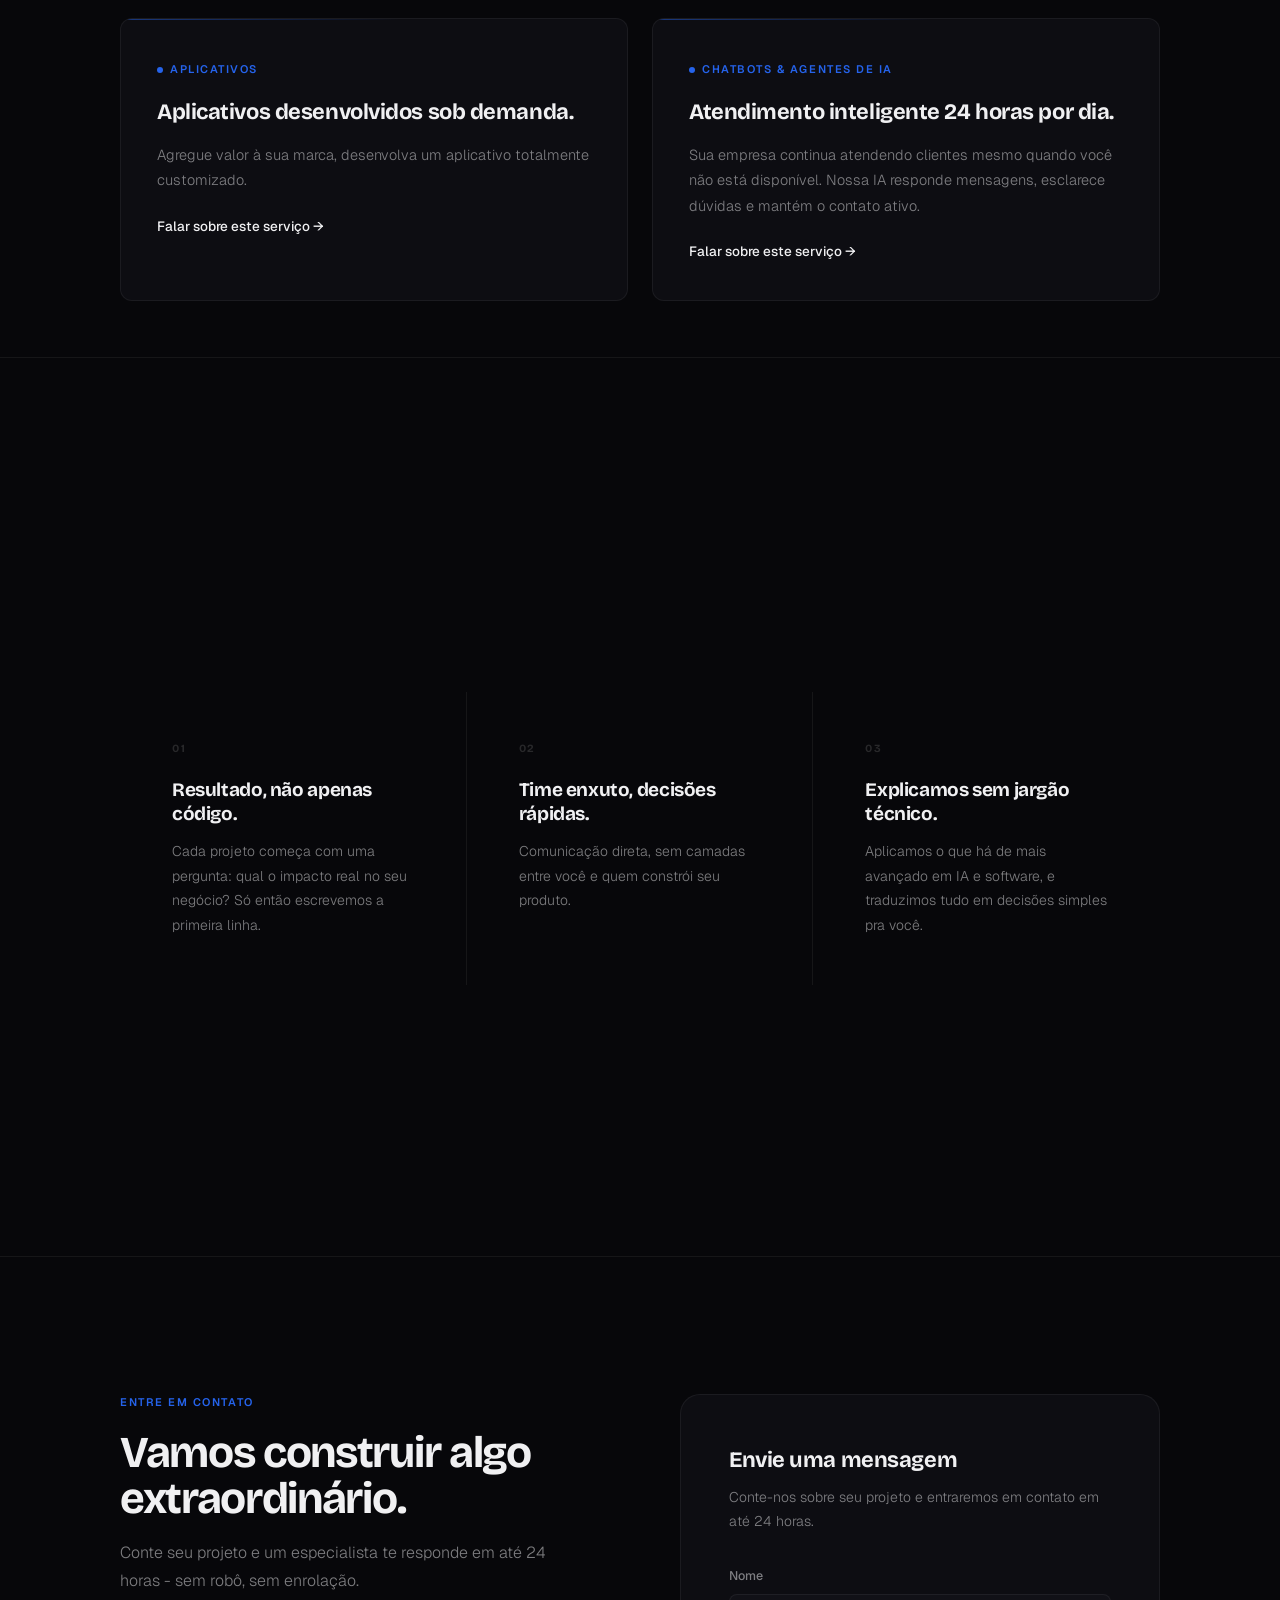
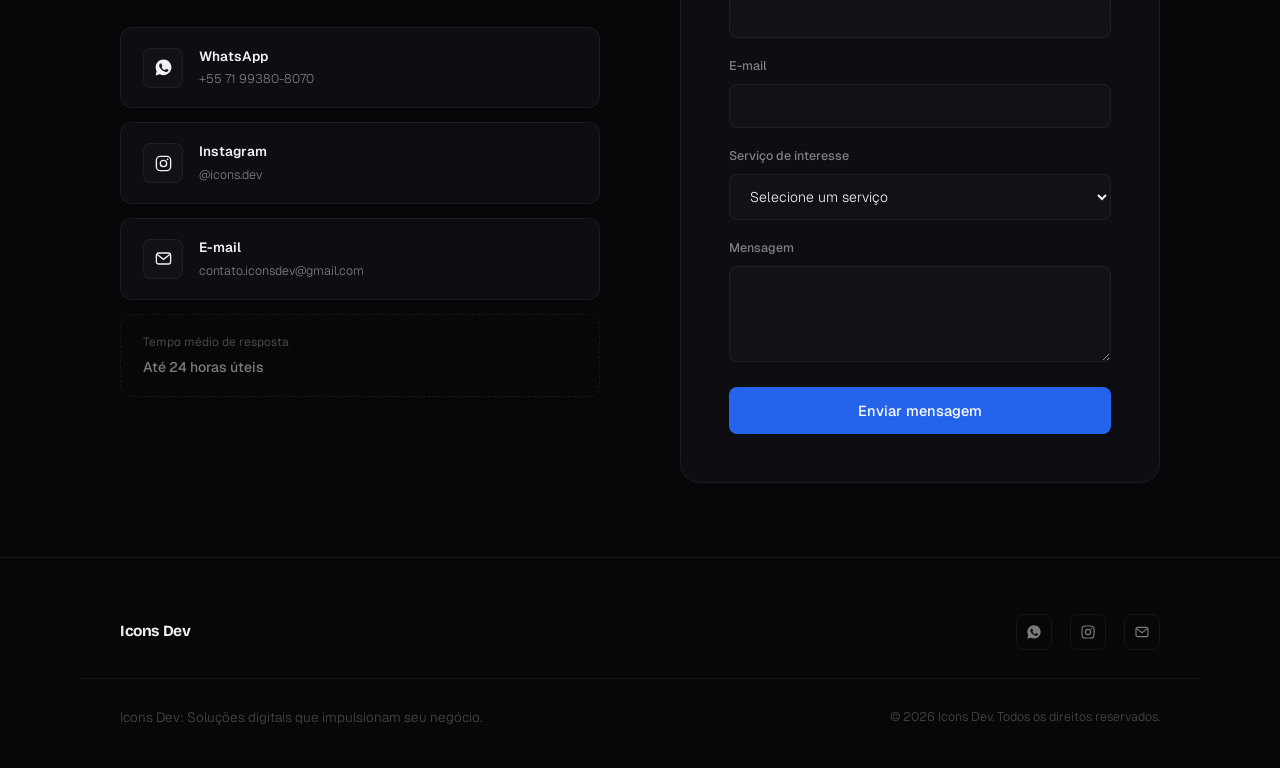
<file: site-icons/index.html>
<!DOCTYPE html>
<html lang="pt-BR">
<head>
<meta charset="UTF-8">
<meta name="viewport" content="width=device-width, initial-scale=1.0">
  <title>Icons Dev - Soluções digitais que impulsionam seu negócio</title>
  <link rel="icon" type="image/x-icon" href="src/images/favicon.ico">
<link rel="icon" type="image/png" sizes="32x32" href="src/images/favicon-32.png">
<link rel="apple-touch-icon" sizes="180x180" href="src/images/favicon-180.png">
<link rel="preconnect" href="https://fonts.googleapis.com">
<link href="https://fonts.googleapis.com/css2?family=Bricolage+Grotesque:wght@700;800&family=Geist:wght@300;400;500;600&display=swap" rel="stylesheet">
<style>
/* ══ RESET ══ */
*,*::before,*::after{box-sizing:border-box;margin:0;padding:0}
html{scroll-behavior:smooth}
body{background:#07070a;color:#f0f0f2;font-family:'Geist',sans-serif;font-size:16px;line-height:1.6;-webkit-font-smoothing:antialiased;overflow-x:hidden}
::selection{background:rgba(37,99,235,.3);color:#f0f0f2}

/* ══ DESIGN TOKENS (mantidos exatamente como no original) ══ */
:root{
  --bg:#07070a;
  --bg2:#0d0d12;
  --bg3:#111117;
  --bg4:#16161d;
  --bd:rgba(255,255,255,.06);
  --bdh:rgba(255,255,255,.12);
  --bda:rgba(37,99,235,.35);
  --ac:#2563EB;
  --ach:#3b74f5;
  --acl:rgba(37,99,235,.12);
  --tp:#f0f0f2;
  --ts:rgba(240,240,242,.5);
  --tm:rgba(240,240,242,.28);
  --te:rgba(240,240,242,.14);
  --fd:'Bricolage Grotesque',sans-serif;
  --fb:'Geist',sans-serif;
  --nav-h:64px;
  --r-sm:8px;
  --r-md:12px;
  --r-lg:16px;
  --r-xl:20px;
  --shadow-ac:0 8px 32px rgba(37,99,235,.28);
}

.container{max-width:1120px;margin:0 auto;padding:0 40px}

/* ══ SCROLL SNAP ══ */
/* proximity em vez de mandatory: encaixa quando já está perto do início
   da próxima seção, sem travar o scroll se o conteúdo for mais alto que a tela */
html{
  scroll-snap-type:y proximity;
  scroll-padding-top:var(--nav-h);
}
#hero,#servicos,#diferenciais,#contato{
  scroll-snap-align:start;
}
footer{scroll-snap-align:start}

@media(max-width:860px){
  /* no mobile o conteúdo empilha e cresce em altura — snap desligado pra não travar o scroll */
  html{scroll-snap-type:none}
}

@media(prefers-reduced-motion:reduce){
  html{scroll-behavior:auto;scroll-snap-type:none}
}

/* ══ NAVBAR ══ */
nav{position:fixed;top:0;left:0;right:0;z-index:200;height:var(--nav-h);display:flex;align-items:center;justify-content:space-between;padding:0 48px;background:rgba(7,7,10,.88);backdrop-filter:blur(24px);border-bottom:1px solid var(--bd)}
.nav-logo{display:flex;align-items:center;gap:10px;text-decoration:none;font-family:var(--fd);font-weight:700;font-size:15.5px;color:var(--tp);letter-spacing:-.025em}
.nav-links{display:flex;align-items:center;gap:36px;list-style:none}
.nav-links a{text-decoration:none;font-size:14px;font-weight:400;color:var(--ts);transition:color .2s}
.nav-links a:hover{color:var(--tp)}
.btn-nav{display:inline-flex;align-items:center;gap:8px;padding:9px 20px;background:var(--ac);color:#fff;font-size:13.5px;font-weight:500;text-decoration:none;border-radius:var(--r-sm);transition:background .2s,transform .15s}
.btn-nav:hover{background:var(--ach);transform:translateY(-1px)}
.nav-toggle{display:none;flex-direction:column;gap:5px;background:none;border:none;cursor:pointer;padding:8px}
.nav-toggle span{width:22px;height:2px;background:var(--tp);transition:transform .25s,opacity .25s}
@media(max-width:860px){
  .nav-links,.btn-nav{display:none}
  .nav-toggle{display:flex}
  .nav-mobile{position:fixed;top:var(--nav-h);left:0;right:0;z-index:199;background:var(--bg2);border-bottom:1px solid var(--bd);flex-direction:column;padding:12px 24px 20px;display:none}
  .nav-mobile.open{display:flex}
  .nav-mobile a{text-decoration:none;color:var(--ts);font-size:15px;padding:14px 0;border-bottom:1px solid var(--bd)}
  .nav-mobile a:last-child{border-bottom:none}
  .nav-mobile .btn-nav{display:inline-flex;margin-top:12px;align-self:flex-start}
}

/* ══ HERO ══ */
#hero{min-height:100svh;display:flex;align-items:center;padding-top:var(--nav-h);position:relative;overflow:hidden}
.hero-glow-l{position:absolute;top:-5%;left:-10%;width:640px;height:640px;background:radial-gradient(circle,rgba(37,99,235,.13) 0%,transparent 60%);pointer-events:none}
.hero-glow-r{position:absolute;bottom:0;right:-8%;width:520px;height:520px;background:radial-gradient(circle,rgba(37,99,235,.07) 0%,transparent 60%);pointer-events:none}
.hero-grid{position:relative;z-index:1;display:grid;grid-template-columns:1fr 1fr;align-items:center;gap:72px;width:100%;padding:60px 0}

.hero-badge{display:inline-flex;align-items:center;gap:8px;padding:5px 14px 5px 9px;background:rgba(37,99,235,.1);border:1px solid rgba(37,99,235,.22);border-radius:100px;font-size:11px;font-weight:600;color:#60a5fa;letter-spacing:.08em;text-transform:uppercase;margin-bottom:28px}
.badge-dot{width:5px;height:5px;border-radius:50%;background:#60a5fa;box-shadow:0 0 8px #60a5fa}

.hero-title{font-family:var(--fd);font-size:clamp(44px,5.2vw,76px);font-weight:800;line-height:1.0;letter-spacing:-.045em;color:var(--tp);margin-bottom:22px}

.hero-sub{font-size:17px;font-weight:300;color:var(--ts);line-height:1.75;max-width:440px;margin-bottom:48px}
.hero-actions{display:flex;align-items:center;gap:12px;flex-wrap:wrap;margin-bottom:56px}

.btn-primary{display:inline-flex;align-items:center;gap:10px;padding:14px 28px;background:var(--ac);color:#fff;font-size:14.5px;font-weight:500;text-decoration:none;border-radius:var(--r-sm);transition:background .2s,transform .18s,box-shadow .2s}
.btn-primary:hover{background:var(--ach);transform:translateY(-2px);box-shadow:var(--shadow-ac)}
.btn-secondary{display:inline-flex;align-items:center;gap:10px;padding:14px 28px;background:transparent;color:var(--ts);font-size:14.5px;font-weight:400;text-decoration:none;border-radius:var(--r-sm);border:1px solid var(--bd);transition:border-color .2s,color .2s,background .2s}
.btn-secondary:hover{border-color:var(--bdh);color:var(--tp);background:var(--bg3)}

.hero-social{display:flex;align-items:center;gap:24px;flex-wrap:wrap}
.hero-social a{display:flex;align-items:center;gap:8px;text-decoration:none;font-size:13px;color:var(--tm);transition:color .2s}
.hero-social a:hover{color:var(--ts)}
.hero-social svg{width:16px;height:16px;flex-shrink:0}

.hero-right{display:flex;align-items:center;justify-content:center}
.hero-panel{width:100%;max-width:440px;background:var(--bg2);border:1px solid var(--bd);border-radius:var(--r-xl);padding:8px}
.hero-panel-row{display:flex;align-items:center;justify-content:space-between;padding:18px 22px;border-bottom:1px solid var(--bd);text-decoration:none;cursor:pointer;transition:background .2s}
.hero-panel-row:hover{background:var(--bg3)}
.hero-panel-row:last-child{border-bottom:none}
.hero-panel-row .label{font-size:14px;color:var(--ts);font-weight:300}
.hero-panel-row .value{font-size:13px;color:var(--tp);font-weight:500;background:var(--bg3);padding:5px 12px;border-radius:100px;border:1px solid var(--bd)}

/* ══ SECTION HELPERS ══ */
.section-header{text-align:center;margin-bottom:80px}
.section-label{font-size:11px;font-weight:600;letter-spacing:.14em;text-transform:uppercase;color:var(--ac);margin-bottom:18px;display:block}
.section-title{font-family:var(--fd);font-size:clamp(32px,4vw,54px);font-weight:700;line-height:1.06;letter-spacing:-.03em;color:var(--tp);margin-bottom:16px}
.section-sub{font-size:16px;font-weight:300;color:var(--ts);line-height:1.75;max-width:460px;margin:0 auto}

/* ══ SERVICES ══ */
#servicos{min-height:100svh;display:flex;flex-direction:column;justify-content:center;padding:calc(var(--nav-h) + 56px) 0 56px}
.servicos-grid{display:grid;grid-template-columns:1fr 1fr;gap:24px}
@media(max-width:760px){.servicos-grid{grid-template-columns:1fr}}
.s-card{border:1px solid var(--bd);border-radius:var(--r-md);padding:36px;background:var(--bg2);position:relative;overflow:hidden;scroll-margin-top:calc(var(--nav-h) + 24px)}
.s-card::before{content:'';position:absolute;top:0;left:0;right:0;height:1px;background:linear-gradient(to right,var(--ac),transparent 55%);opacity:.5}
.s-tag{font-size:11px;font-weight:600;letter-spacing:.14em;text-transform:uppercase;color:var(--ac);margin-bottom:16px;display:inline-flex;align-items:center;gap:7px}
.s-tag::before{content:'';width:6px;height:6px;border-radius:50%;background:var(--ac)}
.s-title{font-family:var(--fd);font-size:22px;font-weight:700;letter-spacing:-.02em;color:var(--tp);margin-bottom:12px}
.s-desc{font-size:14.5px;font-weight:300;color:var(--ts);line-height:1.75;margin-bottom:20px}
.s-link{display:inline-flex;align-items:center;gap:8px;font-size:13.5px;font-weight:500;color:var(--tp);text-decoration:none}
.s-link:hover{color:var(--ac)}

/* ══ DIFERENCIAIS ══ */
#diferenciais{min-height:100svh;display:flex;flex-direction:column;justify-content:center;border-top:1px solid var(--bd);border-bottom:1px solid var(--bd);padding:calc(var(--nav-h) + 40px) 0 40px}
.dif-grid{display:grid;grid-template-columns:1fr 1fr 1fr}
@media(max-width:860px){.dif-grid{grid-template-columns:1fr}}
.dif-item{padding:48px 52px;border-right:1px solid var(--bd)}
.dif-item:last-child{border-right:none}
@media(max-width:860px){.dif-item{border-right:none;border-bottom:1px solid var(--bd)}.dif-item:last-child{border-bottom:none}}
.dif-idx{font-family:var(--fd);font-size:11px;font-weight:700;letter-spacing:.14em;color:var(--te);display:block;margin-bottom:20px}
.dif-title{font-family:var(--fd);font-size:19px;font-weight:700;letter-spacing:-.02em;color:var(--tp);margin-bottom:12px;line-height:1.3}
.dif-desc{font-size:14px;font-weight:300;color:var(--ts);line-height:1.75}

/* ══ CONTACT ══ */
#contato{min-height:100svh;display:flex;flex-direction:column;justify-content:center;padding:calc(var(--nav-h) + 56px) 0 56px}
.cta-inner{display:grid;grid-template-columns:1fr 1fr;gap:80px;align-items:start}
@media(max-width:900px){.cta-inner{grid-template-columns:1fr;gap:56px}}
.cta-channels{display:flex;flex-direction:column;gap:14px}
.channel-card{display:flex;align-items:center;gap:16px;padding:18px 22px;background:var(--bg2);border:1px solid var(--bd);border-radius:var(--r-md);text-decoration:none;transition:border-color .25s,transform .2s}
.channel-card:hover{border-color:var(--bdh);transform:translateX(4px)}
.channel-icon{display:flex;align-items:center;justify-content:center;width:40px;height:40px;flex-shrink:0;border-radius:var(--r-sm);background:var(--bg3);border:1px solid var(--bd);color:var(--tp)}
.channel-icon svg{width:19px;height:19px}
.channel-name{font-size:13.5px;font-weight:600;color:var(--tp);display:block;margin-bottom:2px}
.channel-detail{font-size:12.5px;font-weight:300;color:var(--ts);display:block}
.cta-note{margin-top:14px;padding:18px 22px;border:1px dashed var(--bd);border-radius:var(--r-md)}
.cta-note-title{display:block;font-size:12px;font-weight:400;color:var(--tm);margin-bottom:4px}
.cta-note-value{display:block;font-size:14px;font-weight:500;color:var(--ts)}

.cta-right{background:var(--bg2);border:1px solid var(--bd);border-radius:var(--r-xl);padding:48px}
.cta-right h3{font-family:var(--fd);font-size:22px;font-weight:700;letter-spacing:-.02em;color:var(--tp);margin-bottom:8px}
.cta-right>p{font-size:14px;font-weight:300;color:var(--ts);line-height:1.7;margin-bottom:32px}
.form-group{margin-bottom:18px}
.form-group label{display:block;font-size:12.5px;font-weight:500;color:var(--ts);margin-bottom:8px}
.form-group input,.form-group textarea,.form-group select{width:100%;padding:12px 16px;background:var(--bg3);border:1px solid var(--bd);border-radius:var(--r-sm);color:var(--tp);font-family:var(--fb);font-size:14px;font-weight:300;outline:none}
.form-group textarea{resize:vertical;min-height:96px}
.btn-submit{width:100%;padding:14px;background:var(--ac);color:#fff;font-family:var(--fb);font-size:14.5px;font-weight:500;border:none;border-radius:var(--r-sm);cursor:pointer;transition:background .2s,transform .15s}
.btn-submit:hover{background:var(--ach);transform:translateY(-1px)}

/* ══ FOOTER ══ */
footer{border-top:1px solid var(--bd);padding:56px 0 40px;min-height:auto}
.footer-top{display:flex;align-items:center;justify-content:space-between;flex-wrap:wrap;gap:16px;margin-bottom:28px;padding-bottom:28px;border-bottom:1px solid var(--bd)}
.footer-social{display:flex;align-items:center;gap:18px}
.footer-social a{display:flex;align-items:center;justify-content:center;width:36px;height:36px;border-radius:var(--r-sm);border:1px solid var(--bd);color:var(--ts);transition:color .2s,border-color .2s}
.footer-social a:hover{color:var(--tp);border-color:var(--bdh)}
.footer-social svg{width:16px;height:16px}
.footer-bottom{display:flex;align-items:center;justify-content:space-between;flex-wrap:wrap;gap:12px}
.footer-copy{font-size:12.5px;color:var(--tm);font-weight:300}
.footer-desc{font-size:13.5px;font-weight:300;color:var(--tm)}

/* ══ PROGRESSO LATERAL ══ */
.section-dots{position:fixed;right:28px;top:50%;transform:translateY(-50%);z-index:150;display:flex;flex-direction:column;gap:14px}
.section-dots a{width:8px;height:8px;border-radius:50%;background:var(--te);border:1px solid var(--bd);transition:background .25s,transform .25s}
.section-dots a:hover{background:var(--bdh)}
.section-dots a.active{background:var(--ac);transform:scale(1.3)}
@media(max-width:860px){.section-dots{display:none}}
</style>
</head>
<body>

<nav>
  <a class="nav-logo" href="#">Icons Dev</a>
  <ul class="nav-links">
    <li><a href="#servicos">Serviços</a></li>
    <li><a href="#diferenciais">Sobre</a></li>
    <li><a href="#contato">Contato</a></li>
  </ul>
  <a class="btn-nav" href="#contato">Fale conosco</a>
  <button class="nav-toggle" id="navToggle" aria-label="Abrir menu" aria-expanded="false">
    <span></span><span></span><span></span>
  </button>
</nav>
<div class="nav-mobile" id="navMobile">
  <a href="#servicos">Serviços</a>
  <a href="#diferenciais">Sobre</a>
  <a href="#contato">Contato</a>
  <a class="btn-nav" href="#contato">Fale conosco</a>
</div>

<div class="section-dots" aria-label="Navegação entre seções">
  <a href="#hero" aria-label="Início" class="active"></a>
  <a href="#servicos" aria-label="Serviços"></a>
  <a href="#diferenciais" aria-label="Sobre"></a>
  <a href="#contato" aria-label="Contato"></a>
</div>

<section id="hero">
  <div class="hero-glow-l"></div>
  <div class="hero-glow-r"></div>
  <div class="container hero-grid">
    <div>
      <div class="hero-badge"><span class="badge-dot"></span>Soluções digitais premium</div>
      <h1 class="hero-title">Construa seu negócio com tecnologia sob medida</h1>
      <p class="hero-sub">Tecnologia que trabalha por você, 24 horas por dia. Criamos sites, aplicativos e sistemas personalizados que fortalecem sua marca, aumentam suas vendas e geram resultados reais para o seu negócio.</p>
      <div class="hero-actions">
        <a class="btn-primary" href="#contato">Fale com um especialista</a>
        <a class="btn-secondary" href="#servicos">Nossos serviços</a>
      </div>
      <div class="hero-social">
        <a href="https://www.instagram.com/icons.dev/" aria-label="Instagram">
          <svg viewBox="0 0 24 24" fill="none" stroke="currentColor" stroke-width="1.7"><rect x="3" y="3" width="18" height="18" rx="5"/><circle cx="12" cy="12" r="4"/><circle cx="17.2" cy="6.8" r="1" fill="currentColor" stroke="none"/></svg>
          Instagram
        </a>
        <a href="https://wa.me/5571993808070" aria-label="WhatsApp">
          <svg viewBox="0 0 24 24" fill="currentColor"><path d="M12.04 2c-5.5 0-9.96 4.46-9.96 9.96 0 1.76.46 3.4 1.26 4.83L2 22l5.34-1.4a9.9 9.9 0 0 0 4.7 1.2h.01c5.5 0 9.96-4.46 9.96-9.96S17.54 2 12.04 2Zm5.83 14.2c-.24.68-1.4 1.3-1.93 1.36-.5.06-1.1.09-1.78-.11-.4-.12-.93-.3-1.6-.58-2.83-1.22-4.68-4.05-4.82-4.24-.14-.19-1.16-1.54-1.16-2.94 0-1.4.73-2.08 1-2.37.26-.28.57-.35.76-.35.19 0 .38 0 .55.01.18.01.42-.07.65.5.24.58.81 2 .88 2.14.07.14.12.31.02.5-.1.19-.15.31-.3.48-.15.17-.31.38-.44.51-.15.15-.3.31-.13.6.17.29.76 1.26 1.64 2.04 1.12 1 2.07 1.31 2.36 1.46.29.14.46.12.63-.07.17-.19.72-.84.92-1.13.19-.29.38-.24.63-.14.26.1 1.65.78 1.93.92.29.14.48.21.55.33.07.12.07.68-.17 1.36Z"/></svg>
          WhatsApp
        </a>
        <a href="mailto:contato.iconsdev@gmail.com" aria-label="E-mail">
          <svg viewBox="0 0 24 24" fill="none" stroke="currentColor" stroke-width="1.7"><rect x="3" y="5" width="18" height="14" rx="3"/><path d="m4 7 8 6 8-6"/></svg>
          E-mail
        </a>
      </div>
    </div>
    <div class="hero-right">
      <div class="hero-panel">
        <a class="hero-panel-row" href="#servico-sites"><span class="label">Sites institucionais</span><span class="value">Rápidos & responsivos</span></a>
        <a class="hero-panel-row" href="#servico-landing"><span class="label">Landing pages</span><span class="value">Foco em conversão</span></a>
        <a class="hero-panel-row" href="#servico-apps"><span class="label">Aplicativos</span><span class="value">Sob demanda</span></a>
        <a class="hero-panel-row" href="#servico-chatbots"><span class="label">Chatbots & IA</span><span class="value">Atendimento 24h</span></a>
      </div>
    </div>
  </div>
</section>

<section id="servicos">
  <div class="container">
    <div class="section-header">
      <span class="section-label">Nossos Serviços</span>
      <h2 class="section-title">Soluções completas para o seu negócio</h2>
      <p class="section-sub">Do site institucional à inteligência artificial: construímos tudo que sua empresa precisa para crescer no digital.</p>
    </div>
    <div class="servicos-grid">
      <div class="s-card" id="servico-sites">
        <div class="s-tag">Desenvolvimento de Sites</div>
        <h3 class="s-title">Sites institucionais que convertem.</h3>
        <p class="s-desc">Sites institucionais, portais e sistemas web modernos, rápidos e responsivos. Cada detalhe pensado para transmitir autoridade e gerar confiança.</p>
        <a class="s-link" href="#contato">Falar sobre este serviço →</a>
      </div>
      <div class="s-card" id="servico-landing">
        <div class="s-tag">Landing Pages</div>
        <h3 class="s-title">Páginas que transformam visitantes em clientes.</h3>
        <p class="s-desc">Design orientado à conversão, copy estratégico e performance técnica de alto nível. Cada elemento com um propósito claro.</p>
        <a class="s-link" href="#contato">Falar sobre este serviço →</a>
      </div>
      <div class="s-card" id="servico-apps">
        <div class="s-tag">Aplicativos</div>
        <h3 class="s-title">Aplicativos desenvolvidos sob demanda.</h3>
        <p class="s-desc">Agregue valor à sua marca, desenvolva um aplicativo totalmente customizado.</p>
        <a class="s-link" href="#contato">Falar sobre este serviço →</a>
      </div>
      <div class="s-card" id="servico-chatbots">
        <div class="s-tag">Chatbots & Agentes de IA</div>
        <h3 class="s-title">Atendimento inteligente 24 horas por dia.</h3>
        <p class="s-desc">Sua empresa continua atendendo clientes mesmo quando você não está disponível. Nossa IA responde mensagens, esclarece dúvidas e mantém o contato ativo.</p>
        <a class="s-link" href="#contato">Falar sobre este serviço →</a>
      </div>
    </div>
  </div>
</section>

<section id="diferenciais">
  <div class="container">
    <div class="dif-grid">
      <div class="dif-item">
        <span class="dif-idx">01</span>
        <h3 class="dif-title">Resultado, não apenas código.</h3>
        <p class="dif-desc">Cada projeto começa com uma pergunta: qual o impacto real no seu negócio? Só então escrevemos a primeira linha.</p>
      </div>
      <div class="dif-item">
        <span class="dif-idx">02</span>
        <h3 class="dif-title">Time enxuto, decisões rápidas.</h3>
        <p class="dif-desc">Comunicação direta, sem camadas entre você e quem constrói seu produto.</p>
      </div>
      <div class="dif-item">
        <span class="dif-idx">03</span>
        <h3 class="dif-title">Explicamos sem jargão técnico.</h3>
        <p class="dif-desc">Aplicamos o que há de mais avançado em IA e software, e traduzimos tudo em decisões simples pra você.</p>
      </div>
    </div>
  </div>
</section>

<section id="contato">
  <div class="container cta-inner">
    <div>
      <span class="section-label">Entre em contato</span>
      <h2 class="section-title" style="text-align:left;font-size:clamp(28px,3.6vw,44px)">Vamos construir algo extraordinário.</h2>
      <p class="section-sub" style="text-align:left;margin:16px 0 0">Conte seu projeto e um especialista te responde em até 24 horas - sem robô, sem enrolação.</p>
      <div class="cta-channels" style="margin-top:32px">
        <a class="channel-card" href="https://wa.me/5571993808070">
          <span class="channel-icon">
            <svg viewBox="0 0 24 24" fill="currentColor"><path d="M12.04 2c-5.5 0-9.96 4.46-9.96 9.96 0 1.76.46 3.4 1.26 4.83L2 22l5.34-1.4a9.9 9.9 0 0 0 4.7 1.2h.01c5.5 0 9.96-4.46 9.96-9.96S17.54 2 12.04 2Zm5.83 14.2c-.24.68-1.4 1.3-1.93 1.36-.5.06-1.1.09-1.78-.11-.4-.12-.93-.3-1.6-.58-2.83-1.22-4.68-4.05-4.82-4.24-.14-.19-1.16-1.54-1.16-2.94 0-1.4.73-2.08 1-2.37.26-.28.57-.35.76-.35.19 0 .38 0 .55.01.18.01.42-.07.65.5.24.58.81 2 .88 2.14.07.14.12.31.02.5-.1.19-.15.31-.3.48-.15.17-.31.38-.44.51-.15.15-.3.31-.13.6.17.29.76 1.26 1.64 2.04 1.12 1 2.07 1.31 2.36 1.46.29.14.46.12.63-.07.17-.19.72-.84.92-1.13.19-.29.38-.24.63-.14.26.1 1.65.78 1.93.92.29.14.48.21.55.33.07.12.07.68-.17 1.36Z"/></svg>
          </span>
          <div><span class="channel-name">WhatsApp</span><span class="channel-detail">+55 71 99380-8070</span></div>
        </a>
        <a class="channel-card" href="https://www.instagram.com/icons.dev/">
          <span class="channel-icon">
            <svg viewBox="0 0 24 24" fill="none" stroke="currentColor" stroke-width="1.7"><rect x="3" y="3" width="18" height="18" rx="5"/><circle cx="12" cy="12" r="4"/><circle cx="17.2" cy="6.8" r="1" fill="currentColor" stroke="none"/></svg>
          </span>
          <div><span class="channel-name">Instagram</span><span class="channel-detail">@icons.dev</span></div>
        </a>
        <a class="channel-card" href="mailto:contato.iconsdev@gmail.com">
          <span class="channel-icon">
            <svg viewBox="0 0 24 24" fill="none" stroke="currentColor" stroke-width="1.7"><rect x="3" y="5" width="18" height="14" rx="3"/><path d="m4 7 8 6 8-6"/></svg>
          </span>
          <div><span class="channel-name">E-mail</span><span class="channel-detail">contato.iconsdev@gmail.com</span></div>
        </a>
      </div>
      <div class="cta-note">
        <span class="cta-note-title">Tempo médio de resposta</span>
        <span class="cta-note-value">Até 24 horas úteis</span>
      </div>
    </div>
    <div class="cta-right">
      <h3>Envie uma mensagem</h3>
      <p>Conte-nos sobre seu projeto e entraremos em contato em até 24 horas.</p>
      <form id="contactForm">
        <div class="form-group"><label for="nome">Nome</label><input id="nome" name="nome" type="text" required></div>
        <div class="form-group"><label for="email">E-mail</label><input id="email" name="email" type="email" required></div>
        <div class="form-group">
          <label for="servico">Serviço de interesse</label>
          <select id="servico" name="servico">
            <option value="">Selecione um serviço</option>
            <option>Aplicativos</option>
            <option>Desenvolvimento de Sites</option>
            <option>Landing Pages</option>
            <option>Chatbots & Agentes de IA</option>
            <option>Solução Personalizada</option>
          </select>
        </div>
        <div class="form-group"><label for="msg">Mensagem</label><textarea id="msg" name="msg" required></textarea></div>
        <button class="btn-submit" type="submit">Enviar mensagem</button>
      </form>
    </div>
  </div>
</section>

<footer>
  <div class="container footer-top">
    <span class="nav-logo">Icons Dev</span>
    <div class="footer-social">
      <a href="https://wa.me/5571993808070" aria-label="WhatsApp"><svg viewBox="0 0 24 24" fill="currentColor"><path d="M12.04 2c-5.5 0-9.96 4.46-9.96 9.96 0 1.76.46 3.4 1.26 4.83L2 22l5.34-1.4a9.9 9.9 0 0 0 4.7 1.2h.01c5.5 0 9.96-4.46 9.96-9.96S17.54 2 12.04 2Zm5.83 14.2c-.24.68-1.4 1.3-1.93 1.36-.5.06-1.1.09-1.78-.11-.4-.12-.93-.3-1.6-.58-2.83-1.22-4.68-4.05-4.82-4.24-.14-.19-1.16-1.54-1.16-2.94 0-1.4.73-2.08 1-2.37.26-.28.57-.35.76-.35.19 0 .38 0 .55.01.18.01.42-.07.65.5.24.58.81 2 .88 2.14.07.14.12.31.02.5-.1.19-.15.31-.3.48-.15.17-.31.38-.44.51-.15.15-.3.31-.13.6.17.29.76 1.26 1.64 2.04 1.12 1 2.07 1.31 2.36 1.46.29.14.46.12.63-.07.17-.19.72-.84.92-1.13.19-.29.38-.24.63-.14.26.1 1.65.78 1.93.92.29.14.48.21.55.33.07.12.07.68-.17 1.36Z"/></svg></a>
      <a href="https://www.instagram.com/icons.dev/" aria-label="Instagram"><svg viewBox="0 0 24 24" fill="none" stroke="currentColor" stroke-width="1.7"><rect x="3" y="3" width="18" height="18" rx="5"/><circle cx="12" cy="12" r="4"/><circle cx="17.2" cy="6.8" r="1" fill="currentColor" stroke="none"/></svg></a>
      <a href="mailto:contato.iconsdev@gmail.com" aria-label="E-mail"><svg viewBox="0 0 24 24" fill="none" stroke="currentColor" stroke-width="1.7"><rect x="3" y="5" width="18" height="14" rx="3"/><path d="m4 7 8 6 8-6"/></svg></a>
    </div>
  </div>
  <div class="container footer-bottom">
    <span class="footer-desc">Icons Dev: Soluções digitais que impulsionam seu negócio.</span>
    <span class="footer-copy">© 2026 Icons Dev. Todos os direitos reservados.</span>
  </div>
</footer>

<script>
var navToggle = document.getElementById('navToggle');
var navMobile = document.getElementById('navMobile');
navToggle.addEventListener('click', function(){
  var open = navMobile.classList.toggle('open');
  navToggle.setAttribute('aria-expanded', open);
});
navMobile.querySelectorAll('a').forEach(function(a){
  a.addEventListener('click', function(){
    navMobile.classList.remove('open');
    navToggle.setAttribute('aria-expanded', 'false');
  });
});

document.getElementById('contactForm').addEventListener('submit', function(e){
  e.preventDefault();
  var nome = document.getElementById('nome').value.trim();
  var email = document.getElementById('email').value.trim();
  var servico = document.getElementById('servico').value;
  var msg = document.getElementById('msg').value.trim();
  var texto = 'Olá! Meu nome é ' + nome + ' (' + email + ').';
  if (servico) texto += '\nServiço de interesse: ' + servico + '.';
  texto += '\n\n' + msg;
  var url = 'https://wa.me/5571993808070?text=' + encodeURIComponent(texto);
  var btn = e.target.querySelector('.btn-submit');
  var original = btn.textContent;
  btn.textContent = 'Abrindo WhatsApp…';
  btn.disabled = true;
  window.open(url, '_blank');
  setTimeout(function(){ btn.textContent = original; btn.disabled = false; }, 2500);
});

var dots = document.querySelectorAll('.section-dots a');
if (dots.length){
  var sections = Array.from(dots).map(function(d){ return document.querySelector(d.getAttribute('href')); }).filter(Boolean);
  var observer = new IntersectionObserver(function(entries){
    entries.forEach(function(entry){
      if (entry.isIntersecting){
        var id = '#' + entry.target.id;
        dots.forEach(function(d){ d.classList.toggle('active', d.getAttribute('href') === id); });
      }
    });
  }, { threshold: 0.5 });
  sections.forEach(function(s){ observer.observe(s); });
}
</script>
</body>
</html>
</file>
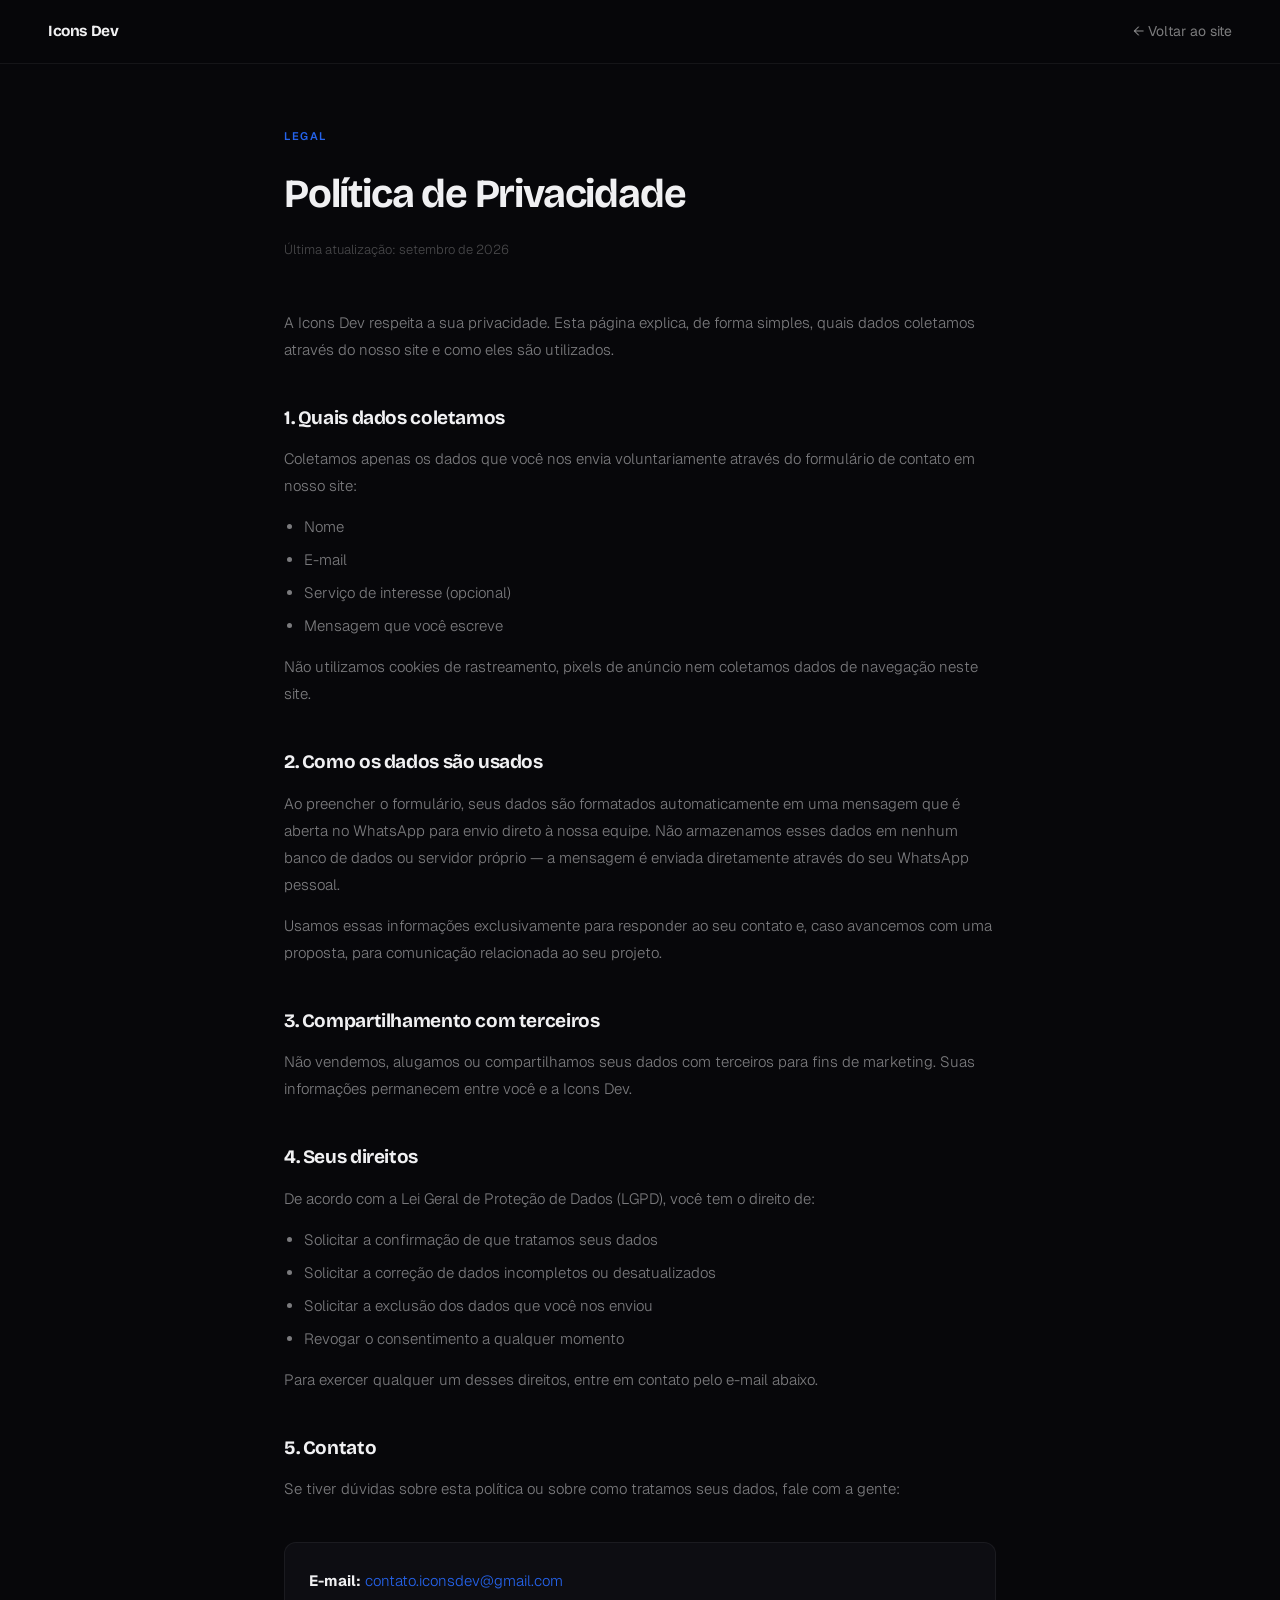
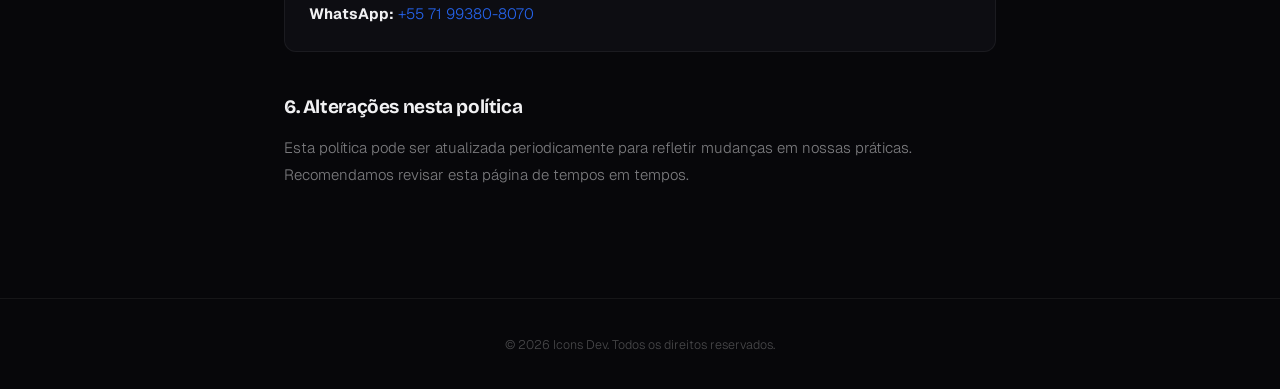
<file: privacidade.html>
<!DOCTYPE html>
<html lang="pt-BR">
<head>
<meta charset="UTF-8">
<meta name="viewport" content="width=device-width, initial-scale=1.0">
<title>Política de Privacidade - Icons Dev</title>
<meta name="description" content="Política de privacidade da Icons Dev: saiba como tratamos os dados enviados pelo nosso formulário de contato.">
<link rel="icon" type="image/x-icon" href="src/images/favicon.ico">
<link rel="icon" type="image/png" sizes="32x32" href="src/images/favicon-32.png">
<link rel="preconnect" href="https://fonts.googleapis.com">
<link href="https://fonts.googleapis.com/css2?family=Bricolage+Grotesque:wght@700;800&family=Geist:wght@300;400;500;600&display=swap" rel="stylesheet">
<style>
*,*::before,*::after{box-sizing:border-box;margin:0;padding:0}
html{scroll-behavior:smooth}
body{background:#07070a;color:#f0f0f2;font-family:'Geist',sans-serif;font-size:16px;line-height:1.6;-webkit-font-smoothing:antialiased}
::selection{background:rgba(37,99,235,.3);color:#f0f0f2}

:root{
  --bg:#07070a;
  --bg2:#0d0d12;
  --bg3:#111117;
  --bd:rgba(255,255,255,.06);
  --bdh:rgba(255,255,255,.12);
  --ac:#2563EB;
  --ach:#3b74f5;
  --tp:#f0f0f2;
  --ts:rgba(240,240,242,.5);
  --tm:rgba(240,240,242,.28);
  --fd:'Bricolage Grotesque',sans-serif;
  --fb:'Geist',sans-serif;
  --nav-h:64px;
  --r-sm:8px;
  --r-md:12px;
}

.container{max-width:760px;margin:0 auto;padding:0 24px}

nav{position:fixed;top:0;left:0;right:0;z-index:200;height:var(--nav-h);display:flex;align-items:center;justify-content:space-between;padding:0 48px;background:rgba(7,7,10,.88);backdrop-filter:blur(24px);border-bottom:1px solid var(--bd)}
.nav-logo{display:flex;align-items:center;gap:10px;text-decoration:none;font-family:var(--fd);font-weight:700;font-size:15.5px;color:var(--tp);letter-spacing:-.025em}
.nav-back{text-decoration:none;font-size:14px;color:var(--ts);transition:color .2s}
.nav-back:hover{color:var(--tp)}

main{padding:calc(var(--nav-h) + 64px) 0 96px}
.page-label{font-size:11px;font-weight:600;letter-spacing:.14em;text-transform:uppercase;color:var(--ac);margin-bottom:16px;display:block}
h1{font-family:var(--fd);font-size:clamp(28px,4vw,40px);font-weight:700;letter-spacing:-.03em;color:var(--tp);margin-bottom:12px}
.updated{font-size:13px;color:var(--tm);margin-bottom:48px}

h2{font-family:var(--fd);font-size:19px;font-weight:700;letter-spacing:-.02em;color:var(--tp);margin:40px 0 12px}
p{font-size:15px;font-weight:300;color:var(--ts);line-height:1.8;margin-bottom:14px}
ul{margin:0 0 14px 20px}
li{font-size:15px;font-weight:300;color:var(--ts);line-height:1.8;margin-bottom:6px}
a.inline{color:var(--ac);text-decoration:none}
a.inline:hover{text-decoration:underline}

.contact-box{margin-top:40px;padding:24px;background:var(--bg2);border:1px solid var(--bd);border-radius:var(--r-md)}
.contact-box p{margin-bottom:6px}
.contact-box p:last-child{margin-bottom:0}

footer{border-top:1px solid var(--bd);padding:32px 0;text-align:center}
.footer-copy{font-size:12.5px;color:var(--tm);font-weight:300}
</style>
</head>
<body>

<nav>
  <a class="nav-logo" href="index.html">Icons Dev</a>
  <a class="nav-back" href="index.html">← Voltar ao site</a>
</nav>

<main>
  <div class="container">
    <span class="page-label">Legal</span>
    <h1>Política de Privacidade</h1>
    <p class="updated">Última atualização: setembro de 2026</p>

    <p>A Icons Dev respeita a sua privacidade. Esta página explica, de forma simples, quais dados coletamos através do nosso site e como eles são utilizados.</p>

    <h2>1. Quais dados coletamos</h2>
    <p>Coletamos apenas os dados que você nos envia voluntariamente através do formulário de contato em nosso site:</p>
    <ul>
      <li>Nome</li>
      <li>E-mail</li>
      <li>Serviço de interesse (opcional)</li>
      <li>Mensagem que você escreve</li>
    </ul>
    <p>Não utilizamos cookies de rastreamento, pixels de anúncio nem coletamos dados de navegação neste site.</p>

    <h2>2. Como os dados são usados</h2>
    <p>Ao preencher o formulário, seus dados são formatados automaticamente em uma mensagem que é aberta no WhatsApp para envio direto à nossa equipe. Não armazenamos esses dados em nenhum banco de dados ou servidor próprio — a mensagem é enviada diretamente através do seu WhatsApp pessoal.</p>
    <p>Usamos essas informações exclusivamente para responder ao seu contato e, caso avancemos com uma proposta, para comunicação relacionada ao seu projeto.</p>

    <h2>3. Compartilhamento com terceiros</h2>
    <p>Não vendemos, alugamos ou compartilhamos seus dados com terceiros para fins de marketing. Suas informações permanecem entre você e a Icons Dev.</p>

    <h2>4. Seus direitos</h2>
    <p>De acordo com a Lei Geral de Proteção de Dados (LGPD), você tem o direito de:</p>
    <ul>
      <li>Solicitar a confirmação de que tratamos seus dados</li>
      <li>Solicitar a correção de dados incompletos ou desatualizados</li>
      <li>Solicitar a exclusão dos dados que você nos enviou</li>
      <li>Revogar o consentimento a qualquer momento</li>
    </ul>
    <p>Para exercer qualquer um desses direitos, entre em contato pelo e-mail abaixo.</p>

    <h2>5. Contato</h2>
    <p>Se tiver dúvidas sobre esta política ou sobre como tratamos seus dados, fale com a gente:</p>
    <div class="contact-box">
      <p><strong style="color:var(--tp)">E-mail:</strong> <a class="inline" href="mailto:contato.iconsdev@gmail.com">contato.iconsdev@gmail.com</a></p>
      <p><strong style="color:var(--tp)">WhatsApp:</strong> <a class="inline" href="https://wa.me/5571993808070">+55 71 99380-8070</a></p>
    </div>

    <h2>6. Alterações nesta política</h2>
    <p>Esta política pode ser atualizada periodicamente para refletir mudanças em nossas práticas. Recomendamos revisar esta página de tempos em tempos.</p>
  </div>
</main>

<footer>
  <span class="footer-copy">© 2026 Icons Dev. Todos os direitos reservados.</span>
</footer>

</body>
</html>
</file>
